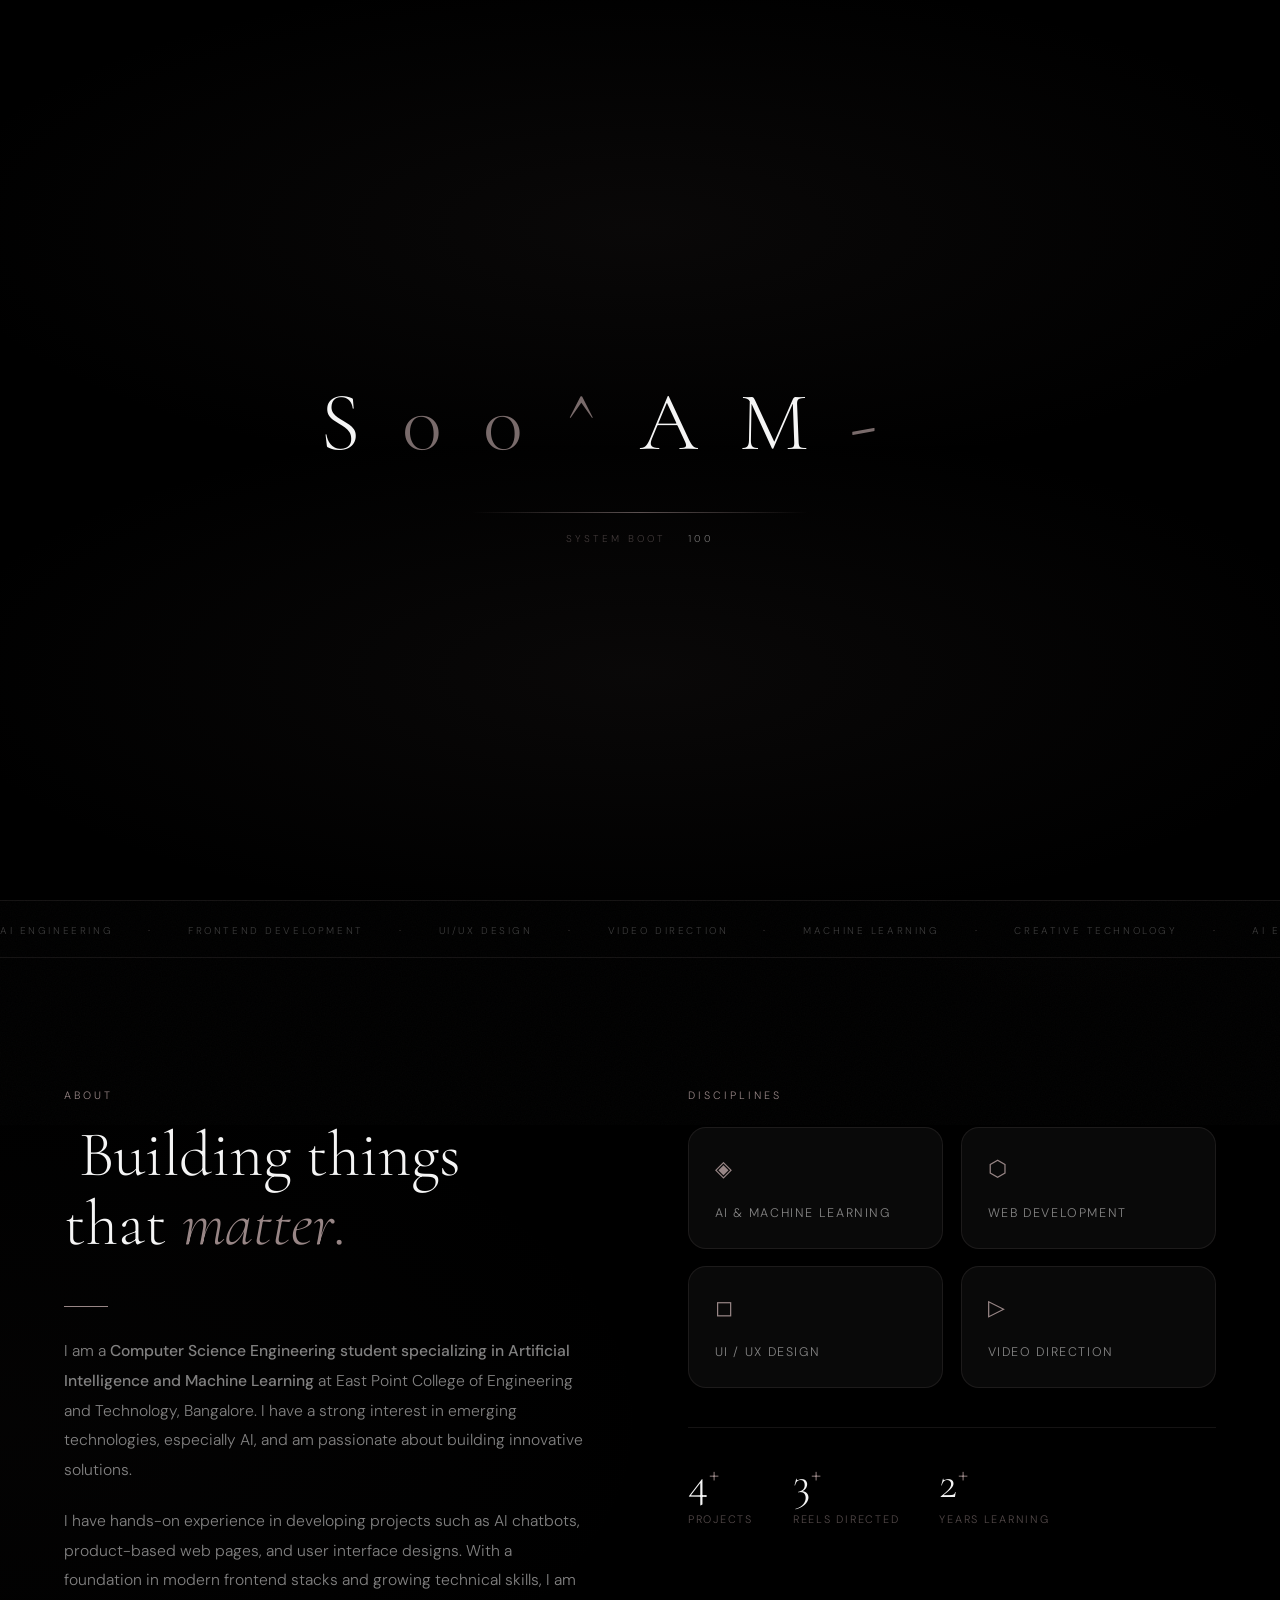
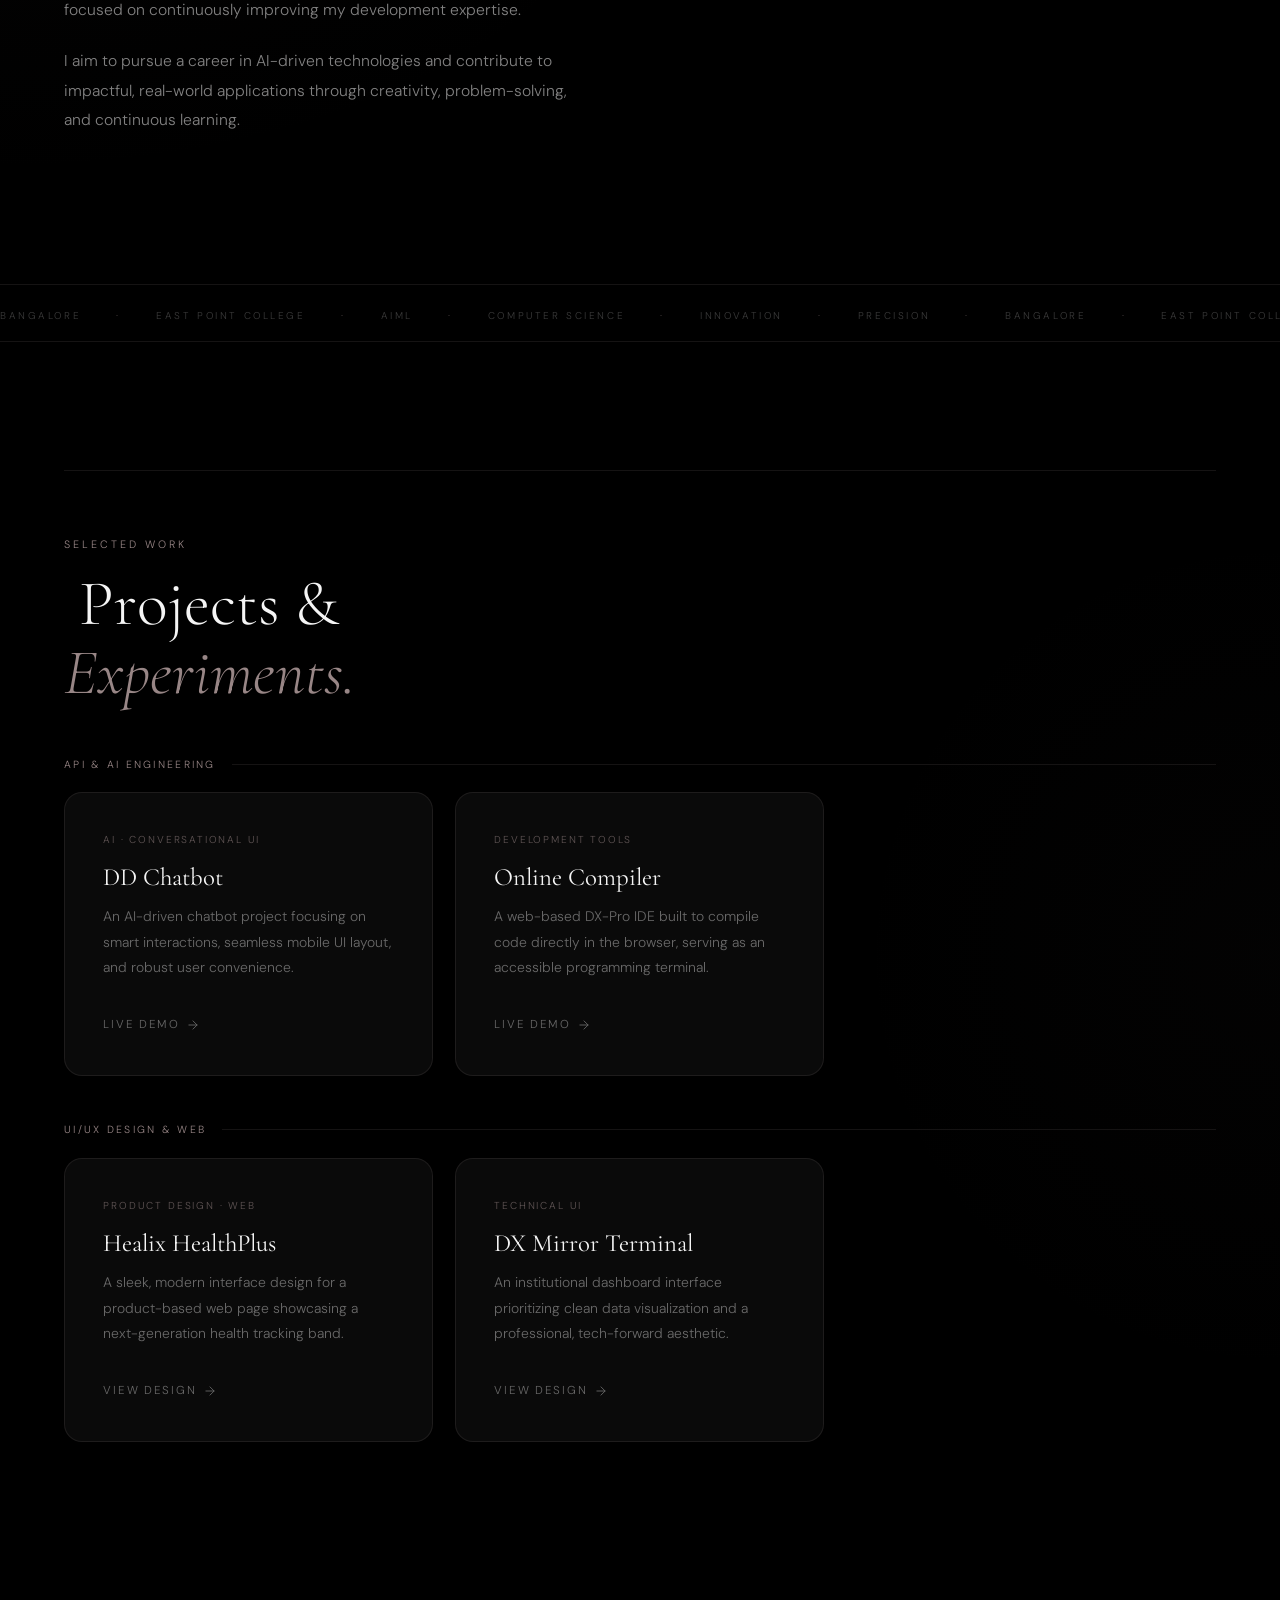
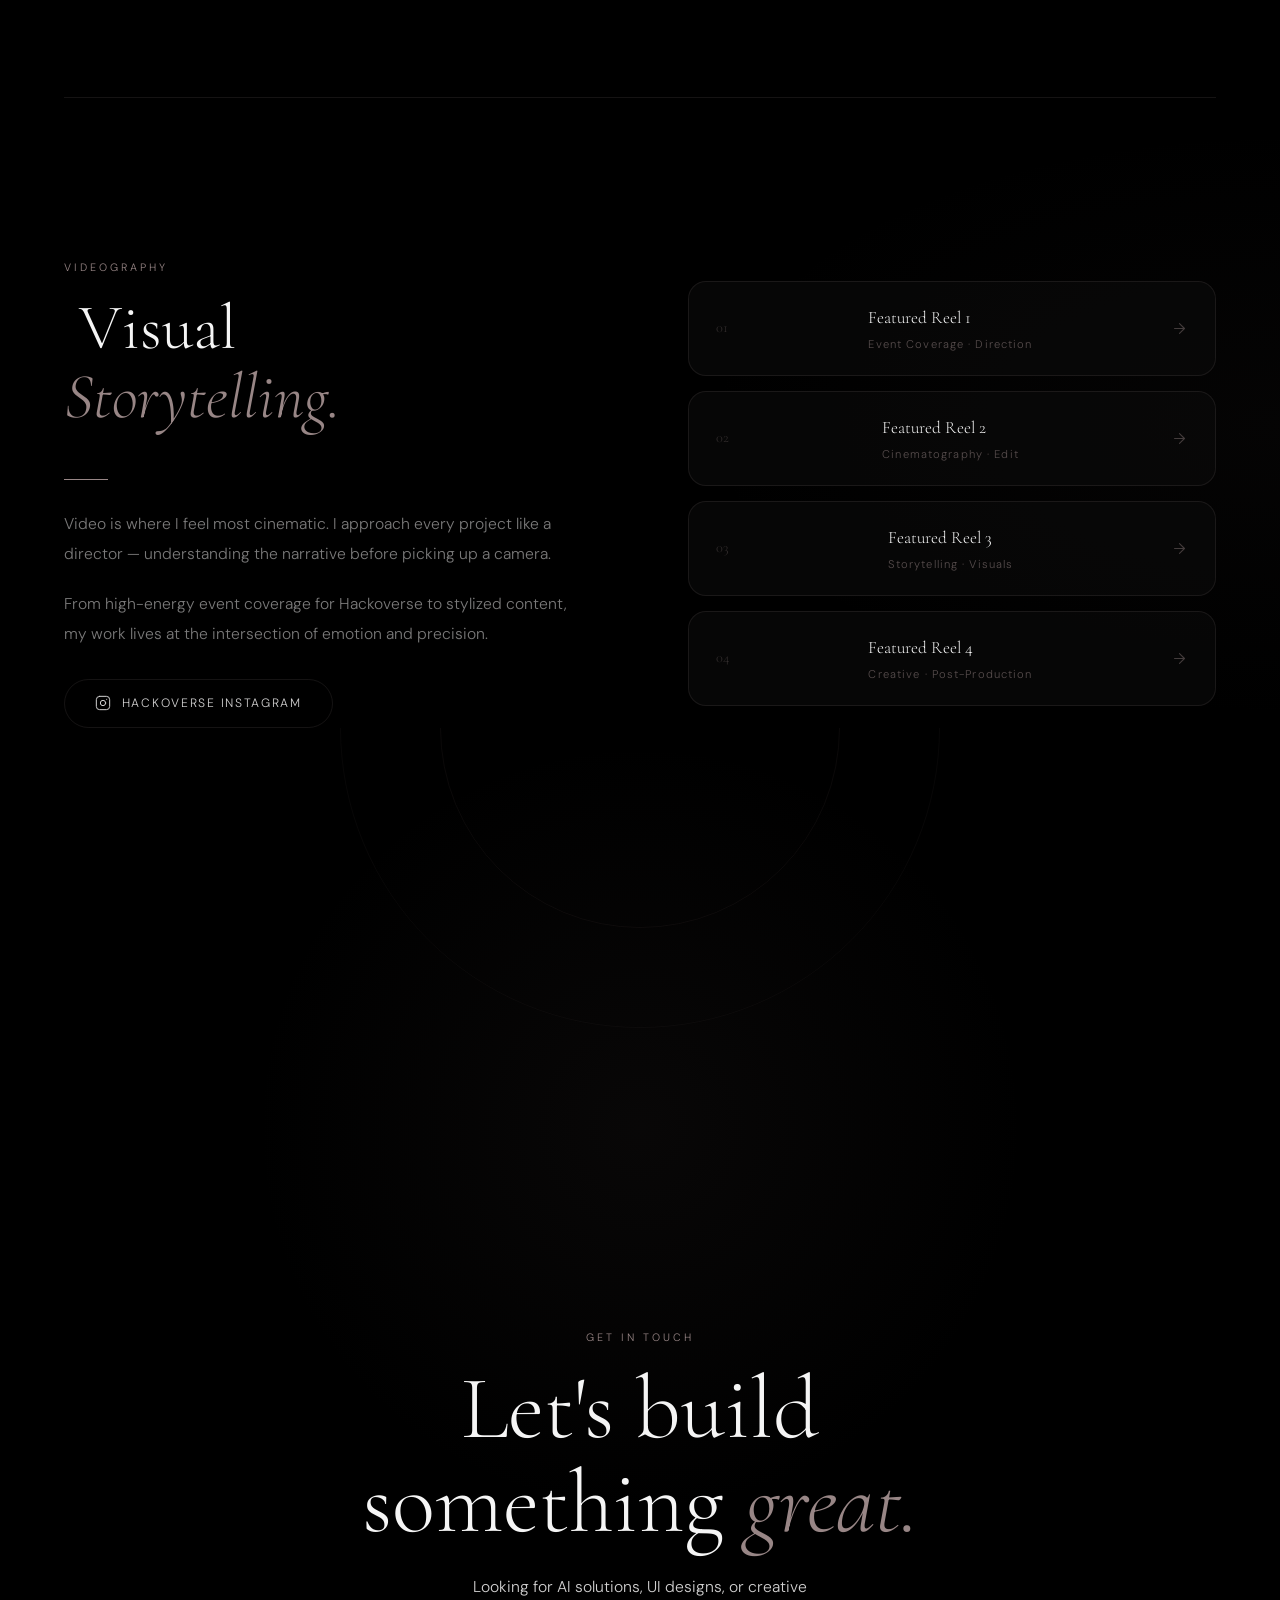
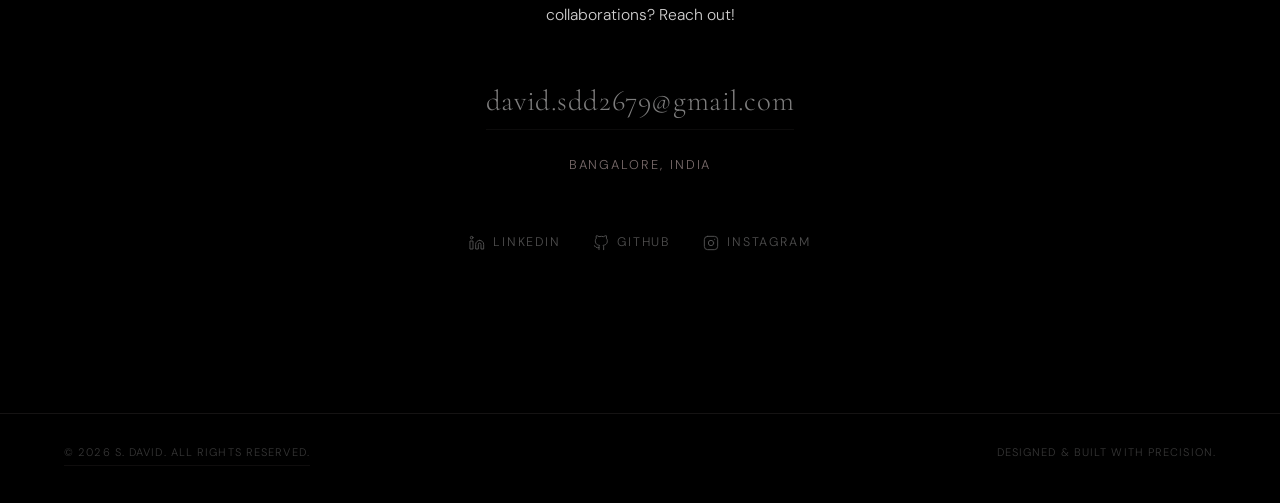
<file: index.html>
<!DOCTYPE html>
<html lang="en">
<head>
  <meta charset="UTF-8" />
  <meta name="viewport" content="width=device-width, initial-scale=1.0" />
  <meta name="description" content="Premium portfolio — S. DAVID, AI Engineer & Frontend Developer." />
  <meta http-equiv="X-Content-Type-Options" content="nosniff" />
  <meta http-equiv="X-XSS-Protection" content="1; mode=block" />
  <meta name="referrer" content="strict-origin-when-cross-origin" />
  <meta name="theme-color" content="#0d0d0d" />
  <title>S. DAVID | Portfolio</title>
 
  <link rel="preconnect" href="https://fonts.googleapis.com" />
  <link rel="preconnect" href="https://fonts.gstatic.com" crossorigin />
  <link href="https://fonts.googleapis.com/css2?family=Cormorant+Garamond:ital,wght@0,300;0,400;0,500;0,600;1,300;1,400&family=DM+Sans:wght@300;400;500&display=swap" rel="stylesheet" />
  <link rel="stylesheet" href="style.css" />
</head>
<body>
 
  <div id="preloader" aria-hidden="true">
    <div class="pl-panel pl-top"></div>
    <div class="pl-panel pl-bottom"></div>
    <div class="pl-inner">
      <div class="pl-name" id="pl-name">S. DAVID</div>
      <div class="pl-rule"></div>
      <div class="pl-meta">
        <span class="pl-label">System Boot</span>
        <span id="pl-num">000</span>
      </div>
    </div>
  </div>
 
  <canvas id="particle-canvas" aria-hidden="true"></canvas>
  <div class="ambient-grid" aria-hidden="true"></div>
 
  <div id="cursor-dot"  aria-hidden="true"></div>
  <div id="cursor-ring" aria-hidden="true"></div>
  <div id="cursor-trail-container" aria-hidden="true"></div>
 
  <div id="scroll-progress" aria-hidden="true"></div>
 
  <nav id="navbar" role="navigation" aria-label="Main navigation">
    <a href="#hero" class="nav-logo" data-to="hero">S<span>.</span>DAVID</a>
    <ul class="nav-links">
      <li><a href="#about"    data-to="about">About</a></li>
      <li><a href="#projects" data-to="projects">Projects</a></li>
      <li><a href="#video"    data-to="video">Work</a></li>
      <li><a href="#contact"  data-to="contact">Contact</a></li>
    </ul>
    <div class="nav-indicator" aria-hidden="true"></div>
    <button id="menu-toggle" aria-label="Toggle menu" aria-expanded="false">
      <span></span><span></span><span></span>
    </button>
  </nav>
 
  <div id="mobile-menu" role="dialog" aria-label="Mobile navigation">
    <a href="#about"    data-to="about">About</a>
    <a href="#projects" data-to="projects">Projects</a>
    <a href="#video"    data-to="video">Work</a>
    <a href="#contact"  data-to="contact">Contact</a>
  </div>
 
  <section id="hero">
    <div class="hero-geo geo-circle" aria-hidden="true"></div>
    <div class="hero-geo geo-ring"   aria-hidden="true"></div>
    <div class="hero-geo geo-line1"  aria-hidden="true"></div>
    <div class="hero-geo geo-line2"  aria-hidden="true"></div>
    <div class="hero-orb"            aria-hidden="true"></div>
 
    <div class="hero-content">
      <span class="hero-eyebrow glide-up">Portfolio — Bangalore, India</span>
      <h1 class="hero-name glide-up delay-1">
        Hi, I'm<br><em class="glitch-text" data-text="S. DAVID">S. DAVID</em>
      </h1>
      <p class="hero-role glide-up delay-2">
        <span id="tw-text"></span><span id="tw-cursor" aria-hidden="true"></span>
      </p>
      <p class="hero-tagline glide-up delay-3">
        Crafting digital experiences at the intersection of AI-driven systems,
        UI/UX precision, and compelling visual storytelling.
      </p>
      <div class="hero-btns glide-up delay-4">
        <a href="#projects" class="btn btn-primary magnetic" data-to="projects">View Projects</a>
        <a href="#contact"  class="btn btn-outline magnetic"  data-to="contact">Let's Talk</a>
      </div>
    </div>
 
    <div class="scroll-hint" aria-hidden="true">
      <span class="scroll-hint-line"></span>
      <span>Scroll</span>
    </div>
  </section>
 
  <div class="marquee-strip" aria-hidden="true">
    <div class="marquee-track">
      <span>AI Engineering</span><span class="dot">·</span>
      <span>Frontend Development</span><span class="dot">·</span>
      <span>UI/UX Design</span><span class="dot">·</span>
      <span>Video Direction</span><span class="dot">·</span>
      <span>Machine Learning</span><span class="dot">·</span>
      <span>Creative Technology</span><span class="dot">·</span>
      <span>AI Engineering</span><span class="dot">·</span>
      <span>Frontend Development</span><span class="dot">·</span>
      <span>UI/UX Design</span><span class="dot">·</span>
      <span>Video Direction</span><span class="dot">·</span>
      <span>Machine Learning</span><span class="dot">·</span>
      <span>Creative Technology</span><span class="dot">·</span>
    </div>
  </div>
 
  <section id="about">
    <div class="about-text">
      <span class="section-label reveal">About</span>
      <h2 class="section-heading split-heading reveal delay-1">
        Building things<br>that <em>matter.</em>
      </h2>
      <div class="deco-line reveal delay-2"></div>
      <div class="reveal delay-2">
        <p>
          I am a <strong>Computer Science Engineering student specializing in Artificial Intelligence and Machine Learning</strong> at East Point College of Engineering and Technology, Bangalore. I have a strong interest in emerging technologies, especially AI, and am passionate about building innovative solutions.
        </p>
        <p>
          I have hands-on experience in developing projects such as AI chatbots, product-based web pages, and user interface designs. With a foundation in modern frontend stacks and growing technical skills, I am focused on continuously improving my development expertise.
        </p>
        <p>
          I aim to pursue a career in AI-driven technologies and contribute to impactful, real-world applications through creativity, problem-solving, and continuous learning.
        </p>
      </div>
    </div>
 
    <div class="about-right">
      <span class="section-label reveal">Disciplines</span>
      <div class="skills-grid reveal delay-1">
        <div class="skill-item magnetic ambient-float">
          <span class="skill-icon">◈</span>
          <span class="skill-name">AI & Machine Learning</span>
        </div>
        <div class="skill-item magnetic ambient-float" style="animation-delay: 0.5s">
          <span class="skill-icon">⬡</span>
          <span class="skill-name">Web Development</span>
        </div>
        <div class="skill-item magnetic ambient-float" style="animation-delay: 1s">
          <span class="skill-icon">◻</span>
          <span class="skill-name">UI / UX Design</span>
        </div>
        <div class="skill-item magnetic ambient-float" style="animation-delay: 1.5s">
          <span class="skill-icon">▷</span>
          <span class="skill-name">Video Direction</span>
        </div>
      </div>
 
      <div class="stats-row reveal delay-3">
        <div class="stat-item">
          <span class="stat-num" data-target="4">0</span>
          <span class="stat-label">Projects</span>
        </div>
        <div class="stat-item">
          <span class="stat-num" data-target="3">0</span>
          <span class="stat-label">Reels Directed</span>
        </div>
        <div class="stat-item">
          <span class="stat-num" data-target="2">0</span>
          <span class="stat-label">Years Learning</span>
        </div>
      </div>
    </div>
  </section>
 
  <div class="marquee-strip marquee-reverse" aria-hidden="true">
    <div class="marquee-track">
      <span>Bangalore</span><span class="dot">·</span>
      <span>East Point College</span><span class="dot">·</span>
      <span>AIML</span><span class="dot">·</span>
      <span>Computer Science</span><span class="dot">·</span>
      <span>Innovation</span><span class="dot">·</span>
      <span>Precision</span><span class="dot">·</span>
      <span>Bangalore</span><span class="dot">·</span>
      <span>East Point College</span><span class="dot">·</span>
      <span>AIML</span><span class="dot">·</span>
      <span>Computer Science</span><span class="dot">·</span>
      <span>Innovation</span><span class="dot">·</span>
      <span>Precision</span><span class="dot">·</span>
    </div>
  </div>
 
  <section id="projects">
    <hr class="hr" />
    <span class="section-label reveal">Selected Work</span>
    <h2 class="section-heading split-heading reveal delay-1">
      Projects &amp;<br><em>Experiments.</em>
    </h2>
 
    <p class="category-label reveal">API &amp; AI Engineering</p>
 
    <div class="cards-grid">
      <article class="card reveal delay-1 ambient-float" data-index="0">
        <div class="card-glow"></div>
        <p class="card-tag">AI · Conversational UI</p>
        <h3 class="card-title">DD Chatbot</h3>
        <p class="card-desc">An AI-driven chatbot project focusing on smart interactions, seamless mobile UI layout, and robust user convenience.</p>
        <a href="https://ai-chatbot-kappa-ten-90.vercel.app/" target="_blank" rel="noopener noreferrer" class="card-btn magnetic">
          Live Demo
          <svg viewBox="0 0 24 24"><line x1="5" y1="12" x2="19" y2="12"/><polyline points="12 5 19 12 12 19"/></svg>
        </a>
      </article>
 
      <article class="card reveal delay-2 ambient-float" data-index="1" style="animation-delay: 0.8s">
        <div class="card-glow"></div>
        <p class="card-tag">Development Tools</p>
        <h3 class="card-title">Online Compiler</h3>
        <p class="card-desc">A web-based DX-Pro IDE built to compile code directly in the browser, serving as an accessible programming terminal.</p>
        <a href="https://david-262006.github.io/DX-Pro-IDE/" target="_blank" rel="noopener noreferrer" class="card-btn magnetic">
          Live Demo
          <svg viewBox="0 0 24 24"><line x1="5" y1="12" x2="19" y2="12"/><polyline points="12 5 19 12 12 19"/></svg>
        </a>
      </article>
    </div>
 
    <p class="category-label reveal" style="margin-top:2.8rem;">UI/UX Design &amp; Web</p>
 
    <div class="cards-grid">
      <article class="card reveal delay-1 ambient-float" data-index="2" style="animation-delay: 0.3s">
        <div class="card-glow"></div>
        <p class="card-tag">Product Design · Web</p>
        <h3 class="card-title">Healix HealthPlus</h3>
        <p class="card-desc">A sleek, modern interface design for a product-based web page showcasing a next-generation health tracking band.</p>
        <a href="https://david-262006.github.io/Healix-HealthPlus-Band/" target="_blank" rel="noopener noreferrer" class="card-btn magnetic">
          View Design
          <svg viewBox="0 0 24 24"><line x1="5" y1="12" x2="19" y2="12"/><polyline points="12 5 19 12 12 19"/></svg>
        </a>
      </article>
 
      <article class="card reveal delay-2 ambient-float" data-index="3" style="animation-delay: 1.1s">
        <div class="card-glow"></div>
        <p class="card-tag">Technical UI</p>
        <h3 class="card-title">DX Mirror Terminal</h3>
        <p class="card-desc">An institutional dashboard interface prioritizing clean data visualization and a professional, tech-forward aesthetic.</p>
        <a href="https://david-262006.github.io/DX-Institutional-Mirror-Terminal/" target="_blank" rel="noopener noreferrer" class="card-btn magnetic">
          View Design
          <svg viewBox="0 0 24 24"><line x1="5" y1="12" x2="19" y2="12"/><polyline points="12 5 19 12 12 19"/></svg>
        </a>
      </article>
    </div>
  </section>
 
  <section id="video">
    <hr class="hr" style="grid-column:1/-1" />
 
    <div class="video-text">
      <span class="section-label reveal">Videography</span>
      <h2 class="section-heading split-heading reveal delay-1">
        Visual<br><em>Storytelling.</em>
      </h2>
      <div class="deco-line reveal delay-2"></div>
      <div class="reveal delay-2">
        <p>Video is where I feel most cinematic. I approach every project like a director — understanding the narrative before picking up a camera.</p>
        <p>From high-energy event coverage for Hackoverse to stylized content, my work lives at the intersection of emotion and precision.</p>
      </div>
      <a href="https://www.instagram.com/hackoverse_club?igsh=Y25lZGpqbDBwajVz" target="_blank" rel="noopener noreferrer" class="video-ig-btn reveal delay-3 magnetic">
        <svg viewBox="0 0 24 24" aria-hidden="true">
          <rect x="2" y="2" width="20" height="20" rx="5" ry="5"/>
          <circle cx="12" cy="12" r="4"/>
          <circle cx="17.5" cy="6.5" r=".8" fill="currentColor" stroke="none"/>
        </svg>
        Hackoverse Instagram
      </a>
    </div>
 
    <div class="reveal delay-2">
      <div class="reel-list">
        <a href="https://www.instagram.com/reel/DVeIWfPEqtC/?igsh=czJ6N2IxejQ5dXV2" target="_blank" rel="noopener noreferrer" class="reel-item magnetic ambient-float">
          <div class="reel-num" aria-hidden="true">01</div>
          <div>
            <p class="reel-title">Featured Reel 1</p>
            <p class="reel-sub">Event Coverage · Direction</p>
          </div>
          <div class="reel-arrow">
            <svg viewBox="0 0 24 24"><line x1="5" y1="12" x2="19" y2="12"/><polyline points="12 5 19 12 12 19"/></svg>
          </div>
        </a>
        <a href="https://www.instagram.com/reel/DQuB5r2idQr/?igsh=b3ptdHRqbG9nZWU5" target="_blank" rel="noopener noreferrer" class="reel-item magnetic ambient-float" style="animation-delay: 0.3s">
          <div class="reel-num" aria-hidden="true">02</div>
          <div>
            <p class="reel-title">Featured Reel 2</p>
            <p class="reel-sub">Cinematography · Edit</p>
          </div>
          <div class="reel-arrow">
            <svg viewBox="0 0 24 24"><line x1="5" y1="12" x2="19" y2="12"/><polyline points="12 5 19 12 12 19"/></svg>
          </div>
        </a>
        <a href="https://www.instagram.com/reel/DQrZpK-DXka/?igsh=ZDVrOHBscDRnN2Zh" target="_blank" rel="noopener noreferrer" class="reel-item magnetic ambient-float" style="animation-delay: 0.6s">
          <div class="reel-num" aria-hidden="true">03</div>
          <div>
            <p class="reel-title">Featured Reel 3</p>
            <p class="reel-sub">Storytelling · Visuals</p>
          </div>
          <div class="reel-arrow">
            <svg viewBox="0 0 24 24"><line x1="5" y1="12" x2="19" y2="12"/><polyline points="12 5 19 12 12 19"/></svg>
          </div>
        </a>
        <a href="https://www.instagram.com/reel/DU8S1sBCQVQ/?igsh=MWtsdTA2ZjgwMGwzaw==" target="_blank" rel="noopener noreferrer" class="reel-item magnetic ambient-float" style="animation-delay: 0.9s">
          <div class="reel-num" aria-hidden="true">04</div>
          <div>
            <p class="reel-title">Featured Reel 4</p>
            <p class="reel-sub">Creative · Post-Production</p>
          </div>
          <div class="reel-arrow">
            <svg viewBox="0 0 24 24"><line x1="5" y1="12" x2="19" y2="12"/><polyline points="12 5 19 12 12 19"/></svg>
          </div>
        </a>
      </div>
    </div>
  </section>
 
  <section id="contact">
    <div class="contact-geo" aria-hidden="true"></div>
 
    <span class="section-label reveal">Get in Touch</span>
 
    <h2 class="contact-heading reveal delay-1">
      Let's build<br>something <em>great.</em>
    </h2>
 
    <p class="contact-sub reveal delay-2">
      Looking for AI solutions, UI designs, or creative collaborations? Reach out!
    </p>
 
    <div class="contact-details reveal delay-3">
      <a href="mailto:david.sdd2679@gmail.com" class="contact-link">david.sdd2679@gmail.com</a>
      <span class="contact-location">Bangalore, India</span>
    </div>
 
    <div class="contact-socials reveal delay-4">
      <a href="https://www.linkedin.com/in/s-david-478789322?utm_source=share_via&utm_content=profile&utm_medium=member_android" target="_blank" rel="noopener noreferrer" class="social-link magnetic">
        <svg viewBox="0 0 24 24" aria-hidden="true">
          <path d="M16 8a6 6 0 0 1 6 6v7h-4v-7a2 2 0 0 0-2-2 2 2 0 0 0-2 2v7h-4v-7a6 6 0 0 1 6-6z"/>
          <rect x="2" y="9" width="4" height="12"/>
          <circle cx="4" cy="4" r="2"/>
        </svg>
        LinkedIn
      </a>
      <a href="https://github.com/DAVID-262006" target="_blank" rel="noopener noreferrer" class="social-link magnetic">
        <svg viewBox="0 0 24 24" aria-hidden="true">
          <path d="M9 19c-5 1.5-5-2.5-7-3m14 6v-3.87a3.37 3.37 0 0 0-.94-2.61c3.14-.35 6.44-1.54 6.44-7A5.44 5.44 0 0 0 20 4.77 5.07 5.07 0 0 0 19.91 1S18.73.65 16 2.48a13.38 13.38 0 0 0-7 0C6.27.65 5.09 1 5.09 1A5.07 5.07 0 0 0 5 4.77a5.44 5.44 0 0 0-1.5 3.78c0 5.42 3.3 6.61 6.44 7A3.37 3.37 0 0 0 9 18.13V22"/>
        </svg>
        GitHub
      </a>
      <a href="https://www.instagram.com/mr.d__26?igsh=MXN5a2pvbHA1dnA1Yw==" target="_blank" rel="noopener noreferrer" class="social-link magnetic">
        <svg viewBox="0 0 24 24" aria-hidden="true">
          <rect x="2" y="2" width="20" height="20" rx="5" ry="5"/>
          <circle cx="12" cy="12" r="4"/>
          <circle cx="17.5" cy="6.5" r=".8" fill="currentColor" stroke="none"/>
        </svg>
        Instagram
      </a>
    </div>
  </section>
 
  <footer>
    <span>© 2026 S. DAVID. All rights reserved.</span>
    <span>Designed &amp; built with precision.</span>
  </footer>
 
  <script src="anim.js"></script>
</body>
</html>
</file>
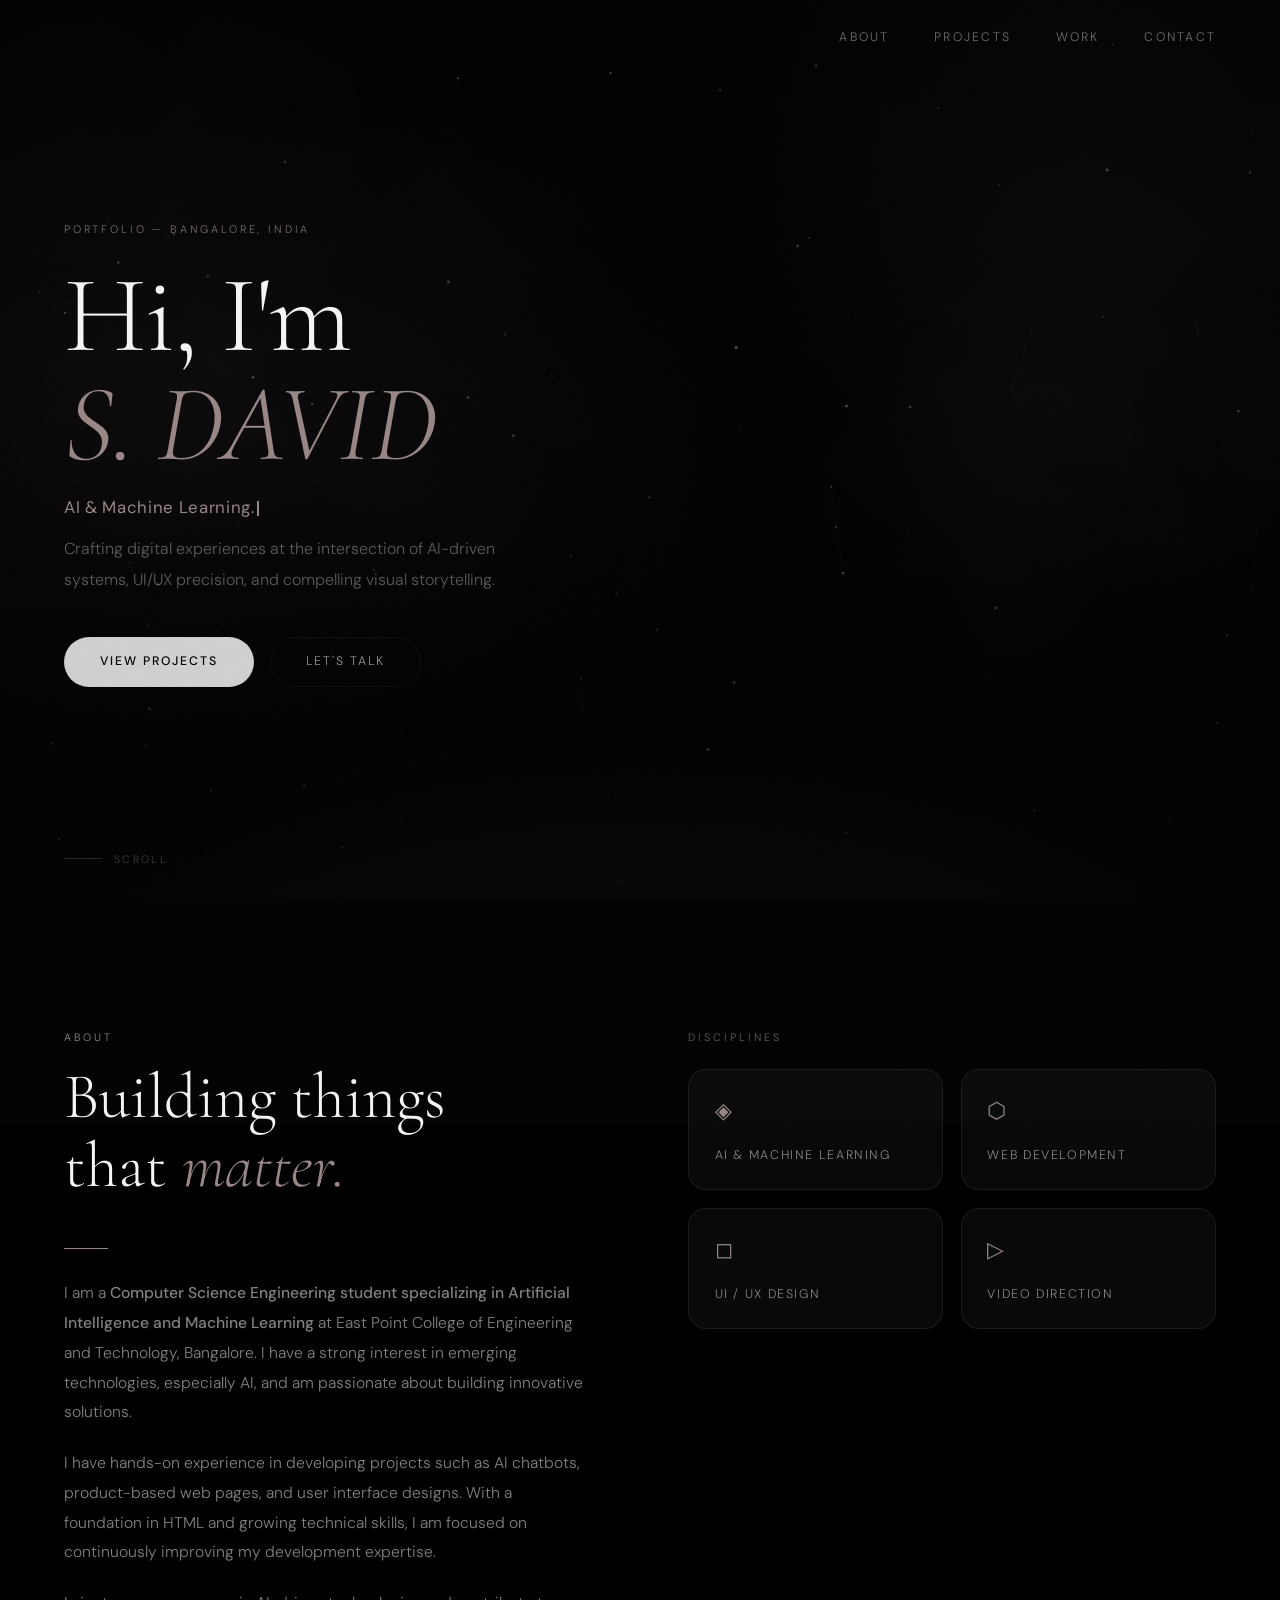
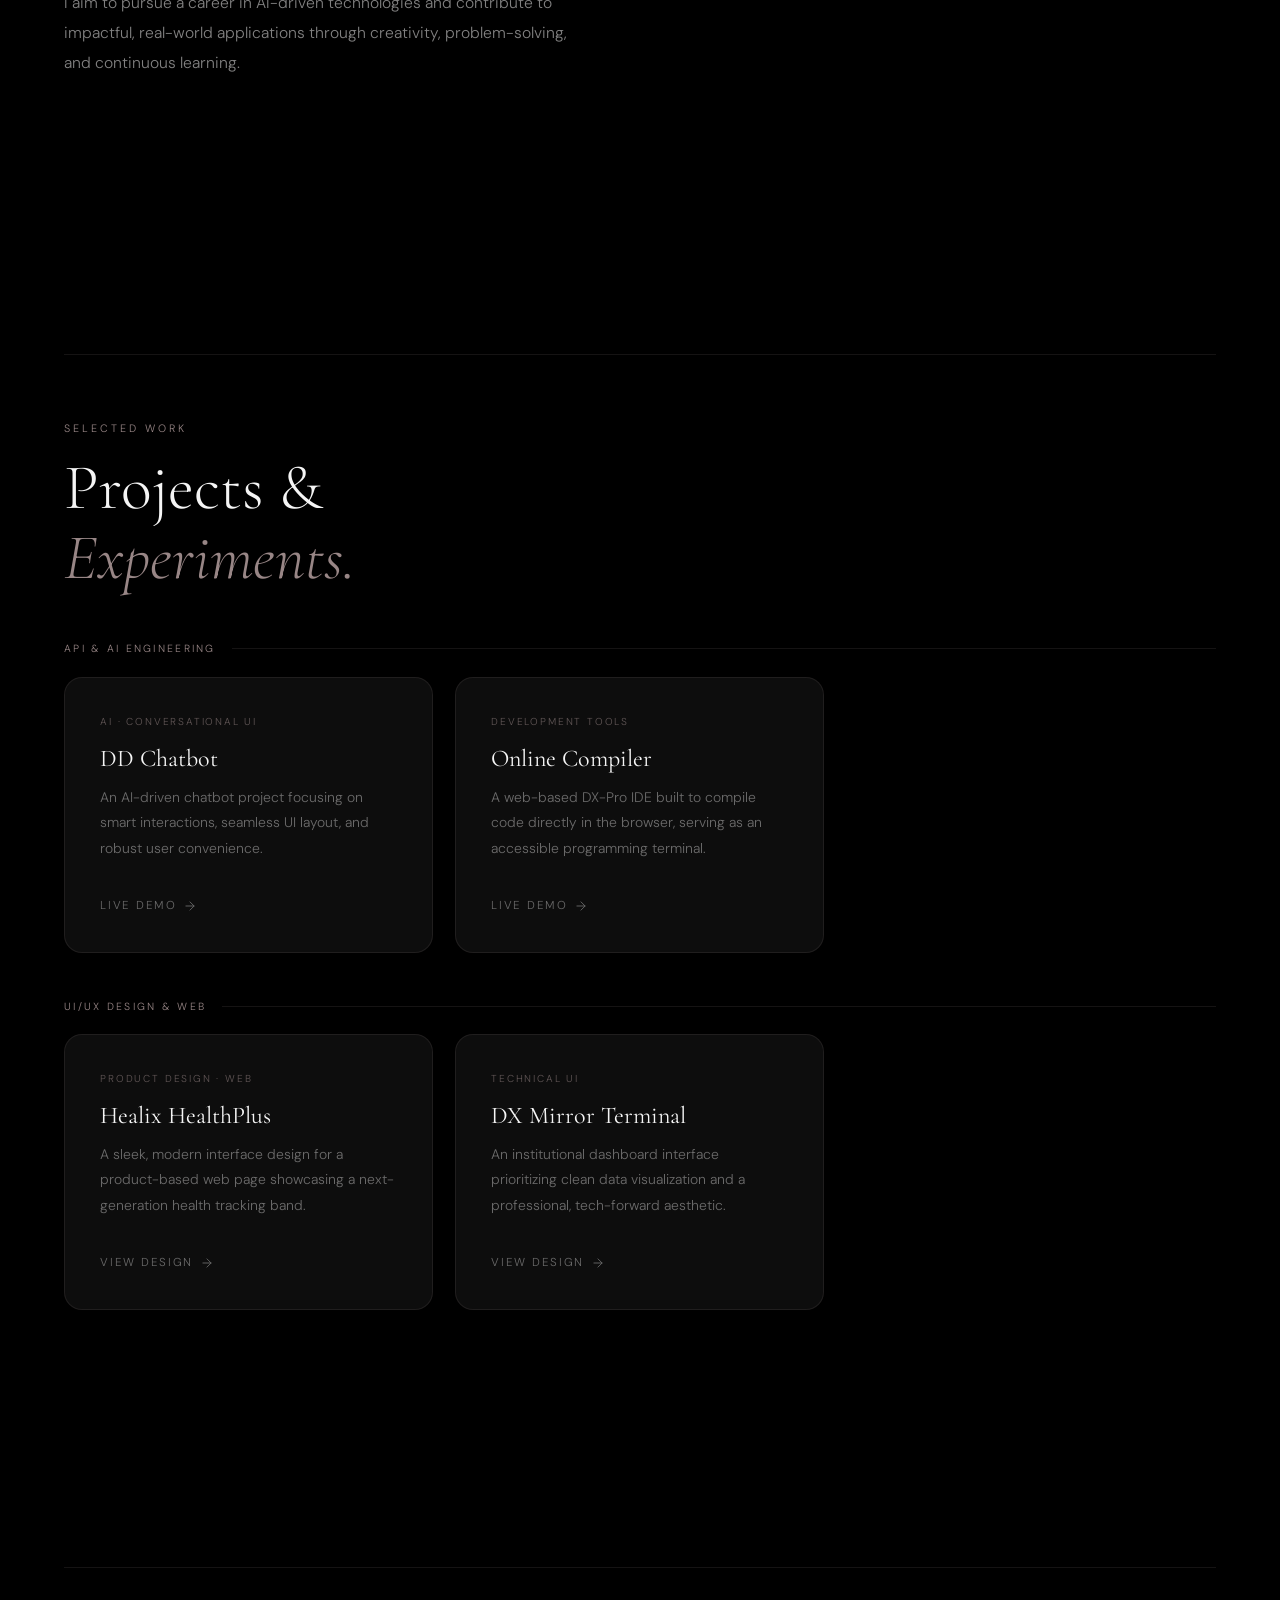
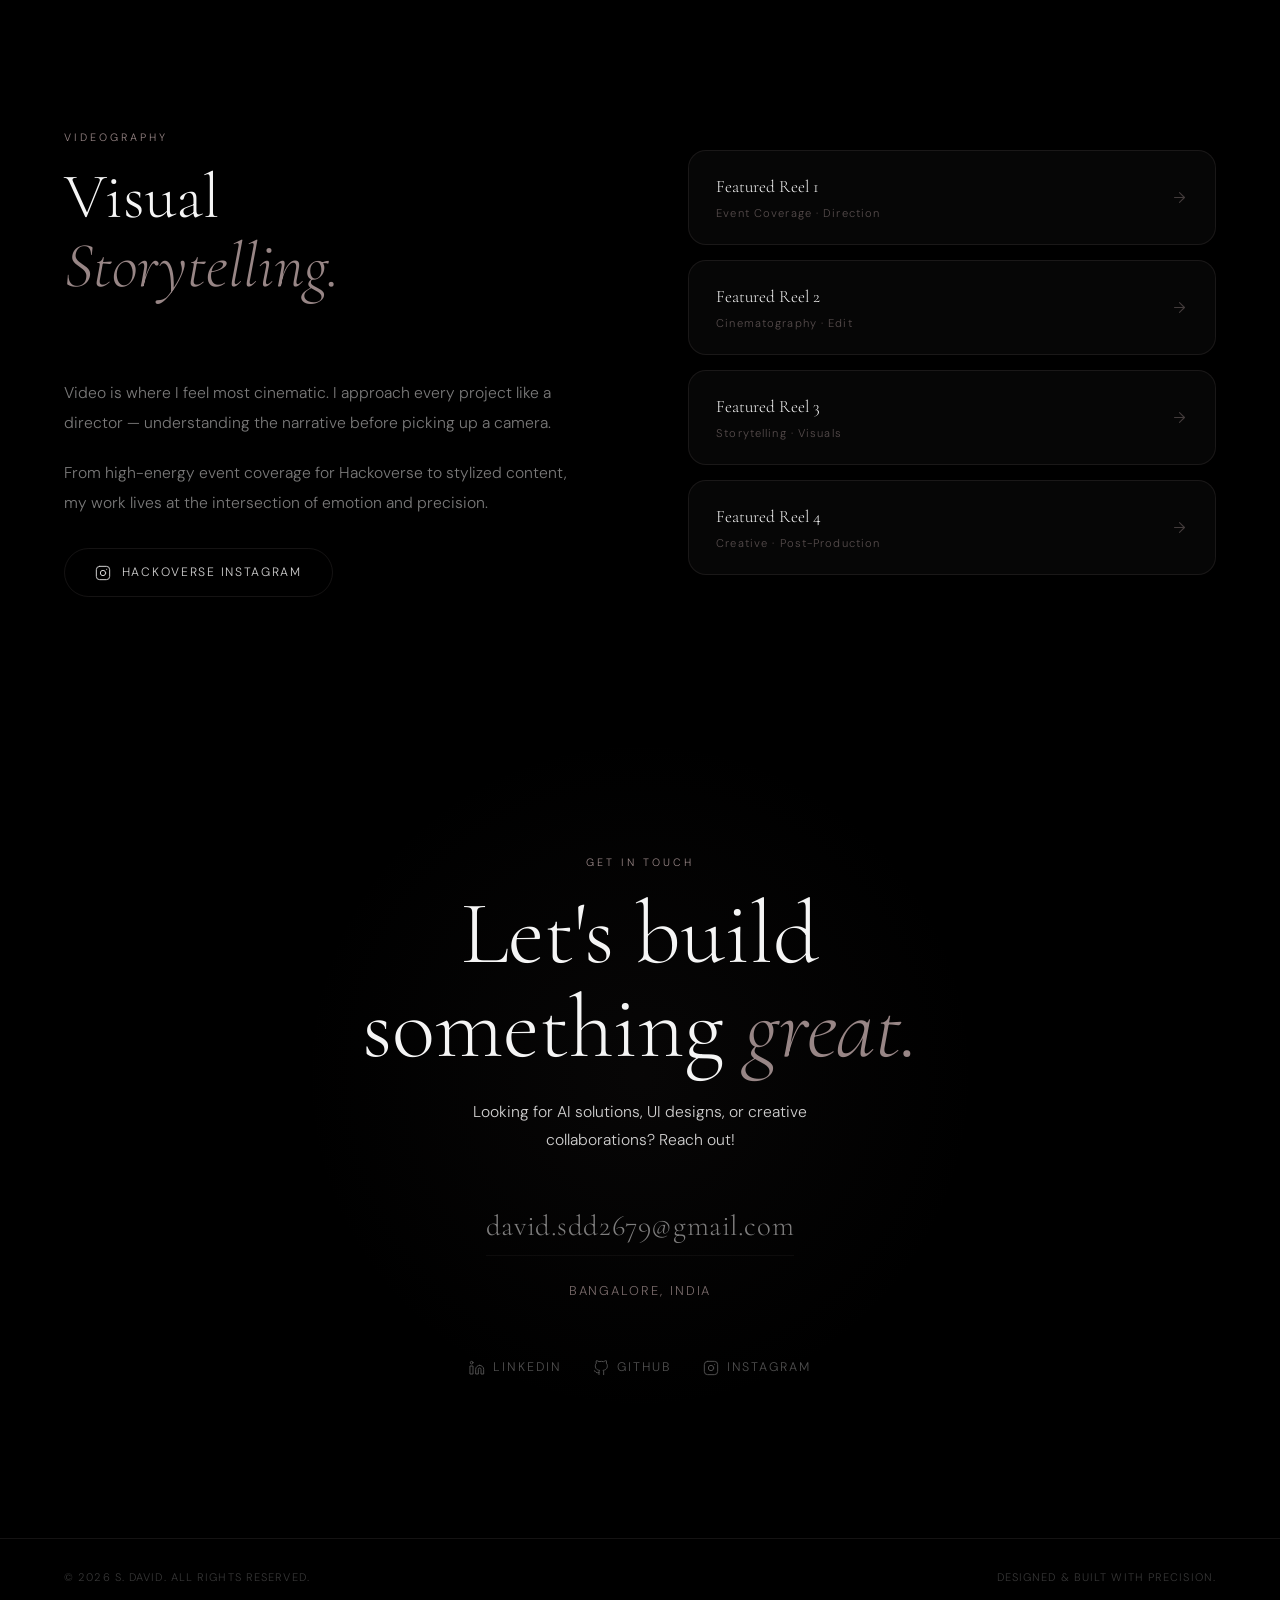
<file: .github/workflows/index.html>
<!DOCTYPE html>
<html lang="en">
<head>
  <meta charset="UTF-8" />
  <meta name="viewport" content="width=device-width, initial-scale=1.0" />
  <meta name="description" content="Premium portfolio — S. DAVID, AI Engineer & Frontend Developer." />
  
  <meta http-equiv="X-Content-Type-Options" content="nosniff" />
  <meta http-equiv="X-XSS-Protection" content="1; mode=block" />
  <meta name="referrer" content="strict-origin-when-cross-origin" />
  <meta name="theme-color" content="#0d0d0d" />
  
  <title>S. DAVID | Portfolio</title>

  <link rel="preconnect" href="https://fonts.googleapis.com" />
  <link rel="preconnect" href="https://fonts.gstatic.com" crossorigin />
  <link
    href="https://fonts.googleapis.com/css2?family=Cormorant+Garamond:ital,wght@0,300;0,400;0,500;0,600;1,300;1,400&family=DM+Sans:wght@300;400;500&display=swap"
    rel="stylesheet"
  />

  <link rel="stylesheet" href="style.css" />
</head>
<body>

  <div id="preloader" aria-hidden="true">
    <div class="pl-panel pl-top"></div>
    <div class="pl-panel pl-bottom"></div>

    <div class="pl-inner">
      <div class="pl-name">S<span>.</span>DAVID</div>
      <div class="pl-rule"></div>
      <div class="pl-meta">
        <span class="pl-label">Loading</span>
        <span id="pl-num">000</span>
      </div>
    </div>
  </div>

  <canvas id="particle-canvas" aria-hidden="true"></canvas>

  <div id="cursor-dot"  aria-hidden="true"></div>
  <div id="cursor-ring" aria-hidden="true"></div>

  <div id="scroll-progress" aria-hidden="true"></div>

  <nav id="navbar" role="navigation" aria-label="Main navigation">
    <a href="#hero" class="nav-logo" data-to="hero"><span></span></a>

    <ul class="nav-links">
      <li><a href="#about"    data-to="about">About</a></li>
      <li><a href="#projects" data-to="projects">Projects</a></li>
      <li><a href="#video"    data-to="video">Work</a></li>
      <li><a href="#contact"  data-to="contact">Contact</a></li>
    </ul>

    <button id="menu-toggle" aria-label="Toggle menu" aria-expanded="false">
      <span></span>
      <span></span>
      <span></span>
    </button>
  </nav>

  <div id="mobile-menu" role="dialog" aria-label="Mobile navigation">
    <a href="#about"    data-to="about">About</a>
    <a href="#projects" data-to="projects">Projects</a>
    <a href="#video"    data-to="video">Work</a>
    <a href="#contact"  data-to="contact">Contact</a>
  </div>

  <section id="hero">
    <div class="hero-content">
      <span class="hero-eyebrow">Portfolio — Bangalore, India</span>
      <h1 class="hero-name">
        Hi, I'm<br><em>S. DAVID</em>
      </h1>

      <p class="hero-role">
        <span id="tw-text"></span><span id="tw-cursor" aria-hidden="true"></span>
      </p>

      <p class="hero-tagline">
        Crafting digital experiences at the intersection of AI-driven systems, 
        UI/UX precision, and compelling visual storytelling.
      </p>

      <div class="hero-btns">
        <a href="#projects" class="btn btn-primary" data-to="projects">View Projects</a>
        <a href="#contact"  class="btn btn-outline"  data-to="contact">Let's Talk</a>
      </div>
    </div>
    
    <div class="scroll-hint" aria-hidden="true">
      <span class="scroll-hint-line"></span>
      <span>Scroll</span>
    </div>
  </section>

  <section id="about">
    <div class="about-text">
      <span class="section-label reveal">About</span>
      <h2 class="section-heading reveal delay-1">
        Building things<br>that <em>matter.</em>
      </h2>

      <div class="deco-line reveal delay-2"></div>

      <div class="reveal delay-2">
        <p>
          I am a <strong>Computer Science Engineering student specializing in Artificial Intelligence and Machine Learning</strong> at East Point College of Engineering and Technology, Bangalore. I have a strong interest in emerging technologies, especially AI, and am passionate about building innovative solutions.
        </p>
        <p>
          I have hands-on experience in developing projects such as AI chatbots, product-based web pages, and user interface designs. With a foundation in HTML and growing technical skills, I am focused on continuously improving my development expertise.
        </p>
        <p>
          I aim to pursue a career in AI-driven technologies and contribute to impactful, real-world applications through creativity, problem-solving, and continuous learning.
        </p>
      </div>
    </div>

    <div class="reveal delay-3">
      <span class="section-label">Disciplines</span>
      <div class="skills-grid">
        <div class="skill-item">
          <span class="skill-icon">◈</span>
          <span class="skill-name">AI & Machine Learning</span>
        </div>
        <div class="skill-item">
          <span class="skill-icon">⬡</span>
          <span class="skill-name">Web Development</span>
        </div>
        <div class="skill-item">
          <span class="skill-icon">◻</span>
          <span class="skill-name">UI / UX Design</span>
        </div>
        <div class="skill-item">
          <span class="skill-icon">▷</span>
          <span class="skill-name">Video Direction</span>
        </div>
      </div>
    </div>
  </section>

  <section id="projects">
    <hr class="hr" />

    <span class="section-label reveal">Selected Work</span>
    <h2 class="section-heading reveal delay-1">
      Projects &amp;<br><em>Experiments.</em>
    </h2>

    <p class="category-label reveal">API &amp; AI Engineering</p>

    <div class="cards-grid">
      <article class="card reveal delay-1">
        <p class="card-tag">AI · Conversational UI</p>
        <h3 class="card-title">DD Chatbot</h3>
        <p class="card-desc">
          An AI-driven chatbot project focusing on smart interactions, seamless UI layout, and robust user convenience.
        </p>
        <a href="https://ai-chatbot-flame-six-56.vercel.app/" target="_blank" rel="noopener noreferrer" class="card-btn">
          Live Demo
          <svg viewBox="0 0 24 24"><line x1="5" y1="12" x2="19" y2="12"/><polyline points="12 5 19 12 12 19"/></svg>
        </a>
      </article>

      <article class="card reveal delay-2">
        <p class="card-tag">Development Tools</p>
        <h3 class="card-title">Online Compiler</h3>
        <p class="card-desc">
          A web-based DX-Pro IDE built to compile code directly in the browser, serving as an accessible programming terminal.
        </p>
        <a href="https://david-262006.github.io/DX-Pro-IDE/" target="_blank" rel="noopener noreferrer" class="card-btn">
          Live Demo
          <svg viewBox="0 0 24 24"><line x1="5" y1="12" x2="19" y2="12"/><polyline points="12 5 19 12 12 19"/></svg>
        </a>
      </article>
    </div>

    <p class="category-label reveal" style="margin-top:2.8rem;">UI/UX Design &amp; Web</p>

    <div class="cards-grid">
      <article class="card reveal delay-1">
        <p class="card-tag">Product Design · Web</p>
        <h3 class="card-title">Healix HealthPlus</h3>
        <p class="card-desc">
          A sleek, modern interface design for a product-based web page showcasing a next-generation health tracking band.
        </p>
        <a href="https://david-262006.github.io/Healix-HealthPlus-Band/" target="_blank" rel="noopener noreferrer" class="card-btn">
          View Design
          <svg viewBox="0 0 24 24"><line x1="5" y1="12" x2="19" y2="12"/><polyline points="12 5 19 12 12 19"/></svg>
        </a>
      </article>

      <article class="card reveal delay-2">
        <p class="card-tag">Technical UI</p>
        <h3 class="card-title">DX Mirror Terminal</h3>
        <p class="card-desc">
          An institutional dashboard interface prioritizing clean data visualization and a professional, tech-forward aesthetic.
        </p>
        <a href="https://david-262006.github.io/DX-Institutional-Mirror-Terminal/" target="_blank" rel="noopener noreferrer" class="card-btn">
          View Design
          <svg viewBox="0 0 24 24"><line x1="5" y1="12" x2="19" y2="12"/><polyline points="12 5 19 12 12 19"/></svg>
        </a>
      </article>
    </div>
  </section>

  <section id="video">
    <hr class="hr" style="grid-column:1/-1" />

    <div class="video-text">
      <span class="section-label reveal">Videography</span>
      <h2 class="section-heading reveal delay-1">
        Visual<br><em>Storytelling.</em>
      </h2>

      <div class="deco-line reveal delay-2"></div>

      <div class="reveal delay-2">
        <p>
          Video is where I feel most cinematic. I approach every project
          like a director — understanding the narrative before picking up a camera.
        </p>
        <p>
          From high-energy event coverage for Hackoverse to stylized content, my work lives at the intersection of emotion and precision.
        </p>
      </div>

      <a href="https://www.instagram.com/hackoverse_club?igsh=Y25lZGpqbDBwajVz" target="_blank" rel="noopener noreferrer" class="video-ig-btn reveal delay-3">
        <svg viewBox="0 0 24 24" aria-hidden="true">
          <rect x="2" y="2" width="20" height="20" rx="5" ry="5"/>
          <circle cx="12" cy="12" r="4"/>
          <circle cx="17.5" cy="6.5" r=".8" fill="currentColor" stroke="none"/>
        </svg>
        Hackoverse Instagram
      </a>
    </div>

    <div class="reveal delay-2">
      <div class="reel-list">
        <a href="https://www.instagram.com/reel/DVeIWfPEqtC/?igsh=czJ6N2IxejQ5dXV2" target="_blank" rel="noopener noreferrer" class="reel-item">
          <div>
            <p class="reel-title">Featured Reel 1</p>
            <p class="reel-sub">Event Coverage · Direction</p>
          </div>
          <div class="reel-arrow">
            <svg viewBox="0 0 24 24"><line x1="5" y1="12" x2="19" y2="12"/><polyline points="12 5 19 12 12 19"/></svg>
          </div>
        </a>

        <a href="https://www.instagram.com/reel/DQuB5r2idQr/?igsh=b3ptdHRqbG9nZWU5" target="_blank" rel="noopener noreferrer" class="reel-item">
          <div>
            <p class="reel-title">Featured Reel 2</p>
            <p class="reel-sub">Cinematography · Edit</p>
          </div>
          <div class="reel-arrow">
            <svg viewBox="0 0 24 24"><line x1="5" y1="12" x2="19" y2="12"/><polyline points="12 5 19 12 12 19"/></svg>
          </div>
        </a>

        <a href="https://www.instagram.com/reel/DQrZpK-DXka/?igsh=ZDVrOHBscDRnN2Zh" target="_blank" rel="noopener noreferrer" class="reel-item">
          <div>
            <p class="reel-title">Featured Reel 3</p>
            <p class="reel-sub">Storytelling · Visuals</p>
          </div>
          <div class="reel-arrow">
            <svg viewBox="0 0 24 24"><line x1="5" y1="12" x2="19" y2="12"/><polyline points="12 5 19 12 12 19"/></svg>
          </div>
        </a>

        <a href="https://www.instagram.com/reel/DU8S1sBCQVQ/?igsh=MWtsdTA2ZjgwMGwzaw==" target="_blank" rel="noopener noreferrer" class="reel-item">
          <div>
            <p class="reel-title">Featured Reel 4</p>
            <p class="reel-sub">Creative · Post-Production</p>
          </div>
          <div class="reel-arrow">
            <svg viewBox="0 0 24 24"><line x1="5" y1="12" x2="19" y2="12"/><polyline points="12 5 19 12 12 19"/></svg>
          </div>
        </a>
      </div>
    </div>
  </section>

  <section id="contact">
    <span class="section-label reveal">Get in Touch</span>

    <h2 class="contact-heading reveal delay-1">
      Let's build<br>something <em>great.</em>
    </h2>

    <p class="contact-sub reveal delay-2">
      Looking for AI solutions, UI designs, or creative collaborations? Reach out!
    </p>

    <div class="contact-details reveal delay-3">
      <a href="mailto:david.sdd2679@gmail.com" class="contact-link">david.sdd2679@gmail.com</a>
      <span class="contact-location">Bangalore, India</span>
    </div>

    <div class="contact-socials reveal delay-4">
      <a href="https://www.linkedin.com/in/s-david-478789322?utm_source=share_via&utm_content=profile&utm_medium=member_android" target="_blank" rel="noopener noreferrer" class="social-link">
        <svg viewBox="0 0 24 24" aria-hidden="true">
          <path d="M16 8a6 6 0 0 1 6 6v7h-4v-7a2 2 0 0 0-2-2 2 2 0 0 0-2 2v7h-4v-7a6 6 0 0 1 6-6z"/>
          <rect x="2" y="9" width="4" height="12"/>
          <circle cx="4" cy="4" r="2"/>
        </svg>
        LinkedIn
      </a>

      <a href="https://github.com/DAVID-262006" target="_blank" rel="noopener noreferrer" class="social-link">
        <svg viewBox="0 0 24 24" aria-hidden="true">
          <path d="M9 19c-5 1.5-5-2.5-7-3m14 6v-3.87a3.37 3.37 0 0 0-.94-2.61c3.14-.35 6.44-1.54 6.44-7A5.44 5.44 0 0 0 20 4.77 5.07 5.07 0 0 0 19.91 1S18.73.65 16 2.48a13.38 13.38 0 0 0-7 0C6.27.65 5.09 1 5.09 1A5.07 5.07 0 0 0 5 4.77a5.44 5.44 0 0 0-1.5 3.78c0 5.42 3.3 6.61 6.44 7A3.37 3.37 0 0 0 9 18.13V22"/>
        </svg>
        GitHub
      </a>

      <a href="https://www.instagram.com/mr.d__26?igsh=MXN5a2pvbHA1dnA1Yw==" target="_blank" rel="noopener noreferrer" class="social-link">
        <svg viewBox="0 0 24 24" aria-hidden="true">
          <rect x="2" y="2" width="20" height="20" rx="5" ry="5"/>
          <circle cx="12" cy="12" r="4"/>
          <circle cx="17.5" cy="6.5" r=".8" fill="currentColor" stroke="none"/>
        </svg>
        Instagram
      </a>
    </div>
  </section>

  <footer>
    <span>© 2026 S. DAVID. All rights reserved.</span>
    <span>Designed &amp; built with precision.</span>
  </footer>

  <script src="anim.js"></script>

</body>
</html>
</file>
<file: style.css>
/* ============================================================
   style.css — Portfolio CINEMATIC FULL-SITE v5 (ULTRA SMOOTH)
   ============================================================ */
 
:root {
  --black:          #000000;
  --text:           #D1D0D0;
  --soft-accent:    #988686;
  --dark-accent:    #5C4E4E;
  --warm:           #b89880;
  --white:          #f5f5f5;
  --card-bg:        #0a0a0a;
  --border:         rgba(152, 134, 134, 0.14);
  --border-hover:   rgba(152, 134, 134, 0.36);
  --font-display:   'Cormorant Garamond', serif;
  --font-body:      'DM Sans', sans-serif;
  --nav-h:          72px;
  --ease:           cubic-bezier(0.25, 1, 0.25, 1);
  --ease-out-expo:  cubic-bezier(0.16, 1, 0.3, 1);
  --ease-spring:    cubic-bezier(0.34, 1.56, 0.64, 1);
  --radius:         18px;
}
 
*, *::before, *::after { box-sizing: border-box; margin: 0; padding: 0; }
 
html {
  font-size: 16px;
  scroll-behavior: smooth;
  -webkit-text-size-adjust: 100%;
}
 
body {
  background: var(--black);
  color: var(--text);
  font-family: var(--font-body);
  font-weight: 300;
  line-height: 1.7;
  overflow-x: hidden;
  -webkit-font-smoothing: antialiased;
  -moz-osx-font-smoothing: grayscale;
}
 
img, svg { display: block; max-width: 100%; }
a { color: inherit; }
 
::-webkit-scrollbar { width: 3px; }
::-webkit-scrollbar-track { background: #000; }
::-webkit-scrollbar-thumb { background: var(--dark-accent); border-radius: 4px; }
::selection { background: var(--dark-accent); color: var(--white); }
 
/* ── Ambient Backgrounds (Film Grain & Grid) ──────────────── */
body::before {
  content: '';
  position: fixed;
  inset: -25%;
  width: 150%;
  height: 150%;
  z-index: 99997;
  pointer-events: none;
  opacity: 0.025;
  background-image: url("data:image/svg+xml,%3Csvg xmlns='http://www.w3.org/2000/svg' width='240' height='240'%3E%3Cfilter id='n'%3E%3CfeTurbulence type='fractalNoise' baseFrequency='0.80' numOctaves='4' stitchTiles='stitch'/%3E%3C/filter%3E%3Crect width='240' height='240' filter='url(%23n)'/%3E%3C/svg%3E");
  animation: filmGrain 0.35s steps(3) infinite;
  will-change: transform;
}
.ambient-grid {
  position: fixed;
  inset: 0;
  background-image: linear-gradient(rgba(152, 134, 134, 0.03) 1px, transparent 1px),
                    linear-gradient(90deg, rgba(152, 134, 134, 0.03) 1px, transparent 1px);
  background-size: 40px 40px;
  pointer-events: none;
  z-index: 0;
  mask-image: radial-gradient(ellipse 80% 80% at 50% 50%, black 10%, transparent 80%);
  -webkit-mask-image: radial-gradient(ellipse 80% 80% at 50% 50%, black 10%, transparent 80%);
}

@keyframes filmGrain {
  0%   { transform: translate(0, 0); }
  25%  { transform: translate(-1.5%, 1%); }
  50%  { transform: translate(2%, -1.5%); }
  75%  { transform: translate(-1%, 2%); }
  100% { transform: translate(1.5%, -0.5%); }
}
 
/* ════════════════════════════════════════════════════════════
   PRELOADER
════════════════════════════════════════════════════════════ */
#preloader {
  position: fixed;
  inset: 0;
  z-index: 99999;
  overflow: hidden;
  pointer-events: all;
  background: #000;
}
 
.pl-panel {
  position: absolute;
  left: 0; right: 0;
  background: #000;
  z-index: 2;
  transition: transform 1.2s cubic-bezier(0.76, 0, 0.24, 1);
  background-image: radial-gradient(ellipse 80% 80% at 50% 50%, rgba(92,78,78,0.1) 0%, transparent 70%);
  will-change: transform;
}
.pl-top    { top: 0;    height: 50.5%; transform-origin: top; }
.pl-bottom { bottom: 0; height: 50.5%; transform-origin: bottom; }
 
#preloader.exit .pl-top    { transform: translate3d(0, -101%, 0); }
#preloader.exit .pl-bottom { transform: translate3d(0, 101%, 0); }
 
.pl-inner {
  position: absolute;
  inset: 0;
  z-index: 3;
  display: flex;
  flex-direction: column;
  align-items: center;
  justify-content: center;
  gap: 1.15rem;
  transition: opacity 0.4s ease, filter 0.4s ease;
  will-change: opacity, filter;
}
#preloader.exit .pl-inner { opacity: 0; filter: blur(10px); }
 
.pl-name {
  font-family: var(--font-display);
  font-size: clamp(2.4rem, 7vw, 5.2rem);
  font-weight: 300;
  letter-spacing: 0.5em;
  padding-right: 0.5em;
  color: var(--white);
  position: relative;
  overflow: hidden;
  user-select: none;
  white-space: nowrap;
}
.pl-name::after {
  content: '';
  position: absolute;
  inset: 0;
  left: -5%;
  width: 110%;
  background: #000;
  transform: translate3d(0, 0, 0);
  transition: transform 1.25s cubic-bezier(0.76, 0, 0.24, 1);
  will-change: transform;
}
.pl-name.revealed::after { transform: translate3d(105%, 0, 0); }
 
.scramble-char { color: var(--soft-accent); opacity: 0.8; }
 
.pl-rule {
  width: 0;
  height: 1px;
  background: linear-gradient(90deg, transparent, rgba(152,134,134,0.6), transparent);
  transition: width 1.6s cubic-bezier(0.76, 0, 0.24, 1);
  will-change: width;
}
.pl-rule.revealed { width: min(340px, 60vw); }
 
.pl-meta {
  display: flex;
  align-items: center;
  gap: 1.4rem;
  font-family: var(--font-body);
  font-size: 0.62rem;
  letter-spacing: 0.30em;
  text-transform: uppercase;
  color: var(--soft-accent);
  opacity: 0;
  transition: opacity 0.5s 0.55s;
  user-select: none;
}
.pl-meta.revealed { opacity: 0.6; }
.pl-label { opacity: 0.7; }
#pl-num { font-variant-numeric: tabular-nums; min-width: 3ch; display: inline-block; color: var(--text); opacity: 0.9; }
 
/* ════════════════════════════════════════════════════════════
   CANVAS
════════════════════════════════════════════════════════════ */
#particle-canvas {
  position: fixed;
  inset: 0;
  width: 100vw;
  height: 100vh;
  z-index: 0;
  pointer-events: none;
  mix-blend-mode: screen;
  will-change: transform;
}
 
/* ════════════════════════════════════════════════════════════
   CURSOR
════════════════════════════════════════════════════════════ */
body.has-cursor { cursor: none; }
body.has-cursor a, body.has-cursor button, body.has-cursor .card, body.has-cursor .reel-item, body.has-cursor .magnetic, body.has-cursor .btn { cursor: none; }
 
#cursor-dot, #cursor-ring {
  position: fixed;
  top: 0; left: 0;
  pointer-events: none;
  z-index: 9999;
  border-radius: 50%;
  will-change: transform;
  display: none;
}
body.has-cursor #cursor-dot, body.has-cursor #cursor-ring { display: block; }
 
#cursor-dot { width: 5px; height: 5px; background: var(--white); mix-blend-mode: difference; }
#cursor-ring {
  width: 36px; height: 36px;
  border: 1px solid rgba(152,134,134,0.45);
  transition: width .3s var(--ease), height .3s var(--ease), border-color .3s var(--ease), opacity .3s var(--ease);
}
#cursor-ring.hovered { width: 60px; height: 60px; border-color: var(--soft-accent); border-width: 1.5px; }
#cursor-ring.clicked { width: 24px; height: 24px; border-color: var(--warm); }
 
#cursor-trail-container { position: fixed; inset: 0; z-index: 9998; pointer-events: none; display: none; }
body.has-cursor #cursor-trail-container { display: block; }
.trail-dot { position: absolute; border-radius: 50%; background: var(--soft-accent); pointer-events: none; transform: translate3d(-50%, -50%, 0); will-change: left, top; }
 
/* ════════════════════════════════════════════════════════════
   SCROLL PROGRESS
════════════════════════════════════════════════════════════ */
#scroll-progress {
  position: fixed;
  top: 0; left: 0;
  height: 2px;
  width: 0%;
  background: linear-gradient(90deg, var(--dark-accent), var(--soft-accent), var(--warm), var(--text));
  z-index: 9998;
  pointer-events: none;
  will-change: width;
  transition: width .05s linear;
}
 
/* ════════════════════════════════════════════════════════════
   NAV
════════════════════════════════════════════════════════════ */
#navbar {
  position: fixed;
  inset: 0 0 auto 0;
  height: var(--nav-h);
  display: flex;
  align-items: center;
  justify-content: space-between;
  padding: 0 5vw;
  z-index: 1000;
  border-bottom: 1px solid transparent;
  transition: background .45s var(--ease), border-color .45s var(--ease), transform .45s var(--ease);
  will-change: transform, background, border-color;
}
/* Removed hiding transformation so it stays pinned */

#navbar.scrolled {
  background: rgba(0,0,0,0.88);
  backdrop-filter: blur(28px) saturate(1.3);
  -webkit-backdrop-filter: blur(28px) saturate(1.3);
  border-color: var(--border);
}
 
.nav-logo { font-family: var(--font-display); font-size: 1.35rem; font-weight: 500; letter-spacing: .02em; text-decoration: none; color: var(--text); opacity: .9; position: relative; overflow: hidden; }
.nav-logo span { color: var(--soft-accent); }
.nav-logo::after { content: ''; position: absolute; bottom: -1px; left: 0; width: 0%; height: 1px; background: var(--soft-accent); transition: width .35s var(--ease); }
.nav-logo:hover::after { width: 100%; }
 
.nav-links { list-style: none; display: flex; gap: 2.8rem; }
.nav-links a { font-size: .76rem; letter-spacing: .18em; text-transform: uppercase; text-decoration: none; color: var(--text); opacity: .52; transition: opacity .25s; position: relative; }
.nav-links a::after { content: ''; position: absolute; bottom: -3px; left: 0; width: 0; height: 1px; background: var(--soft-accent); transition: width .3s var(--ease); }
.nav-links a:hover { opacity: 1; }
.nav-links a:hover::after, .nav-links a.active::after { width: 100%; }
.nav-links a.active { opacity: 1; }
 
.nav-indicator { display: none; }
 
#menu-toggle { display: none; flex-direction: column; gap: 5px; background: none; border: none; padding: 6px; cursor: pointer; }
#menu-toggle span { display: block; width: 24px; height: 1px; background: var(--text); transition: transform .3s var(--ease), opacity .3s; will-change: transform, opacity; }
#menu-toggle.active span:nth-child(1) { transform: translate3d(0, 6px, 0) rotate(45deg); }
#menu-toggle.active span:nth-child(2) { opacity: 0; }
#menu-toggle.active span:nth-child(3) { transform: translate3d(0, -6px, 0) rotate(-45deg); }
 
#mobile-menu {
  display: none; position: fixed; top: var(--nav-h); left: 0; right: 0;
  background: rgba(0,0,0,0.97); backdrop-filter: blur(24px); -webkit-backdrop-filter: blur(24px);
  border-bottom: 1px solid var(--border); border-bottom-left-radius: var(--radius); border-bottom-right-radius: var(--radius);
  padding: 1.5rem 6vw 2rem; z-index: 999;
  transform: translate3d(0, -12px, 0); opacity: 0; pointer-events: none;
  transition: opacity .3s var(--ease), transform .3s var(--ease);
  will-change: transform, opacity;
}
#mobile-menu.open { opacity: 1; transform: translate3d(0, 0, 0); pointer-events: all; }
#mobile-menu a { display: block; font-size: .95rem; letter-spacing: .14em; text-transform: uppercase; text-decoration: none; color: var(--text); opacity: .62; padding: .9rem 0; border-bottom: 1px solid var(--border); transition: opacity .2s, transform .2s var(--ease); }
#mobile-menu a:last-child { border-bottom: none; }
#mobile-menu a:hover { opacity: 1; transform: translate3d(6px, 0, 0); }
 
/* ════════════════════════════════════════════════════════════
   SECTIONS – base & Ambient Floats
════════════════════════════════════════════════════════════ */
section { padding: 8rem 5vw; position: relative; isolation: isolate; }
 
/* Smooth ambient breathing for elements */
@keyframes ambientFloat {
  0%   { transform: translate3d(0, 0, 0); }
  50%  { transform: translate3d(0, -6px, 0); }
  100% { transform: translate3d(0, 0, 0); }
}
.ambient-float { animation: ambientFloat 6s ease-in-out infinite; will-change: transform; }
.card:hover.ambient-float, .skill-item:hover.ambient-float, .reel-item:hover.ambient-float { animation-play-state: paused; }
 
.section-label { display: block; font-size: .67rem; letter-spacing: .28em; text-transform: uppercase; color: var(--soft-accent); opacity: .7; margin-bottom: 1rem; }
.section-heading { font-family: var(--font-display); font-size: clamp(2.4rem, 5vw, 4.2rem); font-weight: 300; line-height: 1.08; color: var(--white); margin-bottom: 3rem; }
.section-heading em { font-style: italic; color: var(--soft-accent); }
.hr { border: none; border-top: 1px solid var(--border); margin-bottom: 4rem; }
.deco-line { width: 44px; height: 1px; background: var(--soft-accent); opacity: .32; margin-bottom: 1.8rem; }
 
/* ════════════════════════════════════════════════════════════
   UNIVERSAL REVEAL SYSTEM (Hardware Accelerated)
════════════════════════════════════════════════════════════ */
.reveal {
  opacity: 0; transform: translate3d(0, 36px, 0); filter: blur(5px);
  transition: opacity .9s var(--ease-out-expo), transform .9s var(--ease-out-expo), filter .9s var(--ease-out-expo);
  will-change: transform, opacity, filter;
}
.reveal.delay-1 { transition-delay: .10s; }
.reveal.delay-2 { transition-delay: .22s; }
.reveal.delay-3 { transition-delay: .35s; }
.reveal.delay-4 { transition-delay: .50s; }
.reveal.visible { opacity: 1; transform: translate3d(0, 0, 0); filter: blur(0); }
 
.glide-up {
  opacity: 0; transform: translate3d(0, 28px, 0);
  transition: opacity .9s var(--ease-out-expo), transform .9s var(--ease-out-expo);
  will-change: transform, opacity;
}
.glide-up.delay-1 { transition-delay: .18s; }
.glide-up.delay-2 { transition-delay: .32s; }
.glide-up.delay-3 { transition-delay: .46s; }
.glide-up.delay-4 { transition-delay: .62s; }
.hero-content.visible .glide-up { opacity: 1; transform: translate3d(0, 0, 0); }
 
.char {
  display: inline-block; opacity: 0; transform: translate3d(0, 60%, 0) rotateX(-30deg);
  transition: opacity .6s var(--ease-out-expo), transform .6s var(--ease-out-expo);
  transform-origin: bottom center; backface-visibility: hidden; will-change: transform, opacity;
}
.split-heading.visible .char { opacity: 1; transform: translate3d(0, 0, 0) rotateX(0deg); }
 
/* ════════════════════════════════════════════════════════════
   MARQUEE STRIPS
════════════════════════════════════════════════════════════ */
.marquee-strip { width: 100%; overflow: hidden; border-top: 1px solid var(--border); border-bottom: 1px solid var(--border); padding: .9rem 0; position: relative; z-index: 2; background: rgba(0,0,0,0.35); }
.marquee-track { display: inline-flex; align-items: center; gap: 2.2rem; white-space: nowrap; animation: marquee-scroll 28s linear infinite; will-change: transform; }
.marquee-reverse .marquee-track { animation-direction: reverse; animation-duration: 34s; }
.marquee-strip:hover .marquee-track { animation-play-state: paused; }
.marquee-track span { font-family: var(--font-body); font-size: .62rem; letter-spacing: .26em; text-transform: uppercase; color: var(--text); opacity: .28; }
.marquee-track .dot { color: var(--soft-accent); opacity: .55; }
@keyframes marquee-scroll { from { transform: translate3d(0, 0, 0); } to { transform: translate3d(-50%, 0, 0); } }
 
/* ════════════════════════════════════════════════════════════
   BUTTONS
════════════════════════════════════════════════════════════ */
.btn {
  display: inline-flex; align-items: center; gap: .5rem; padding: .85rem 2.2rem; border-radius: 30px;
  font-family: var(--font-body); font-size: .77rem; letter-spacing: .16em; text-transform: uppercase; text-decoration: none;
  border: 1px solid transparent; cursor: pointer; position: relative; overflow: hidden;
  transition: transform .28s var(--ease-spring), box-shadow .28s var(--ease), opacity .28s, border-color .28s, background .28s;
  will-change: transform, box-shadow;
}
.btn::before {
  content: ''; position: absolute; top: 0; left: -100%; width: 60%; height: 100%;
  background: linear-gradient(90deg, transparent, rgba(255,255,255,0.08), transparent);
  transition: left .55s var(--ease); pointer-events: none;
}
.btn:hover::before { left: 160%; }
.btn-primary { background: var(--text); color: var(--black); font-weight: 500; }
.btn-primary:hover { transform: translate3d(0, -3px, 0); box-shadow: 0 14px 44px rgba(209,208,208,.2); }
.btn-outline { background: transparent; border-color: var(--border); color: var(--text); opacity: .72; }
.btn-outline:hover { opacity: 1; border-color: var(--soft-accent); transform: translate3d(0, -3px, 0); }
 
/* ════════════════════════════════════════════════════════════
   HERO
════════════════════════════════════════════════════════════ */
#hero { position: relative; min-height: 100vh; min-height: 100svh; display: flex; align-items: center; padding: 0 5vw; background: transparent; }
#hero::before {
  content: ''; position: absolute; inset: 0; pointer-events: none; z-index: 0;
  background: radial-gradient(ellipse 70% 60% at 15% 50%, rgba(92,78,78,.13) 0%, transparent 65%),
              radial-gradient(ellipse 50% 80% at 85% 20%, rgba(152,134,134,.06) 0%, transparent 60%);
  animation: heroAuraPulse 8s ease-in-out infinite alternate; will-change: opacity;
}
@keyframes heroAuraPulse { from { opacity: 0.8; } to { opacity: 1.2; } }
#hero::after {
  content: ''; position: absolute; inset: 0; z-index: 1; pointer-events: none;
  background: radial-gradient(ellipse 80% 55% at 50% 120%, rgba(92,78,78,.15) 0%, transparent 70%),
              linear-gradient(to bottom, rgba(0,0,0,.25) 0%, rgba(0,0,0,0) 35%, rgba(0,0,0,.75) 100%);
}
 
.hero-geo { position: absolute; pointer-events: none; z-index: 1; will-change: transform, opacity; }
.geo-circle { width: 420px; height: 420px; border-radius: 50%; border: 1px solid rgba(152,134,134,0.06); right: 8%; top: 50%; animation: geoRotate 40s linear infinite; }
.geo-ring { width: 240px; height: 240px; border-radius: 50%; border: 1px solid rgba(152,134,134,0.10); right: calc(8% + 90px); top: 50%; animation: geoRotate 25s linear infinite reverse; }
.geo-line1 { width: 1px; height: 180px; background: linear-gradient(to bottom, transparent, rgba(152,134,134,0.18), transparent); right: 22%; top: 15%; animation: geoPulse 4s ease-in-out infinite; }
.geo-line2 { width: 120px; height: 1px; background: linear-gradient(to right, transparent, rgba(152,134,134,0.14), transparent); right: 6%; bottom: 25%; animation: geoPulse 5.5s ease-in-out infinite 1.5s; }
.hero-orb { position: absolute; width: 600px; height: 600px; border-radius: 50%; background: radial-gradient(circle, rgba(92,78,78,0.08) 0%, transparent 70%); right: -80px; top: 50%; pointer-events: none; animation: orbDrift 12s ease-in-out infinite; }

@keyframes geoRotate { from { transform: translate3d(0, -50%, 0) rotate(0deg); } to { transform: translate3d(0, -50%, 0) rotate(360deg); } }
@keyframes geoPulse { 0%, 100% { opacity: 0.4; } 50% { opacity: 1; } }
@keyframes orbDrift { 0%, 100% { transform: translate3d(0, -50%, 0) scale(1); } 50% { transform: translate3d(0, -52%, 0) scale(1.06); } }
 
.hero-content {
  position: relative; z-index: 2; max-width: 860px; opacity: 0; transform: translate3d(0, 32px, 0); filter: blur(6px);
  transition: opacity 1.2s var(--ease-out-expo), transform 1.2s var(--ease-out-expo), filter 1.2s var(--ease-out-expo);
  will-change: transform, opacity, filter;
}
.hero-content.visible { opacity: 1; transform: translate3d(0, 0, 0); filter: blur(0); }
.hero-content.tilt-ready { transition: opacity 1.2s var(--ease-out-expo), transform .12s ease-out, filter 1.2s var(--ease-out-expo); }
 
.hero-eyebrow { display: inline-block; font-size: .68rem; letter-spacing: .26em; text-transform: uppercase; color: var(--soft-accent); opacity: .8; margin-bottom: 1.4rem; }
.hero-name { font-family: var(--font-display); font-size: clamp(3.2rem, 8.5vw, 8.5rem); font-weight: 300; line-height: 1.0; letter-spacing: -.01em; color: var(--white); margin-bottom: .9rem; }
.hero-name em { font-style: italic; color: var(--soft-accent); }
 
/* Technical Glitch effect */
.glitch-text { position: relative; display: inline-block; }
.glitch-text::before, .glitch-text::after { content: attr(data-text); position: absolute; top: 0; left: 0; width: 100%; pointer-events: none; opacity: 0; font-style: italic; will-change: transform; }
.glitch-text::before { color: rgba(152,134,134,0.7); clip-path: polygon(0 0, 100% 0, 100% 40%, 0 40%); }
.glitch-text::after { color: rgba(178,148,120,0.5); clip-path: polygon(0 60%, 100% 60%, 100% 100%, 0 100%); }
.glitch-text:hover::before { opacity: 1; animation: glitch-top .4s steps(2) infinite; }
.glitch-text:hover::after { opacity: 1; animation: glitch-bot .4s steps(2) infinite .1s; }
@keyframes glitch-top { 0% { transform: translate3d(0,0,0); } 25% { transform: translate3d(-3px,-1px,0); } 50% { transform: translate3d(3px,0,0); } 75% { transform: translate3d(-2px,1px,0); } 100% { transform: translate3d(0,0,0); } }
@keyframes glitch-bot { 0% { transform: translate3d(0,0,0); } 25% { transform: translate3d(3px,1px,0); } 50% { transform: translate3d(-3px,0,0); } 75% { transform: translate3d(2px,-1px,0); } 100% { transform: translate3d(0,0,0); } }
 
.hero-role { font-size: clamp(.88rem, 1.6vw, 1.05rem); letter-spacing: .04em; color: var(--soft-accent); margin-bottom: .8rem; font-weight: 400; min-height: 1.5em; }
#tw-cursor { display: inline-block; width: 2px; height: .9em; background: var(--soft-accent); margin-left: 2px; vertical-align: middle; animation: blink .8s step-end infinite; }
@keyframes blink { 50% { opacity: 0; } }
 
.hero-tagline { font-size: clamp(.88rem, 1.3vw, 1rem); color: var(--text); opacity: .42; max-width: 460px; line-height: 1.9; margin-bottom: 2.6rem; }
.hero-btns { display: flex; gap: 1rem; flex-wrap: wrap; }
 
.scroll-hint { position: absolute; bottom: 2rem; left: 5vw; z-index: 2; display: flex; align-items: center; gap: .75rem; font-size: .67rem; letter-spacing: .22em; text-transform: uppercase; opacity: .28; pointer-events: none; }
.scroll-hint-line { width: 38px; height: 1px; background: var(--soft-accent); transform-origin: left; animation: hintPulse 2.4s ease-in-out infinite; will-change: transform, opacity; }
@keyframes hintPulse { 0%, 100% { transform: scaleX(1); opacity: .4; } 50% { transform: scaleX(1.7); opacity: .9; } }
 
/* ════════════════════════════════════════════════════════════
   ABOUT
════════════════════════════════════════════════════════════ */
#about { display: grid; grid-template-columns: 1fr 1fr; gap: 6rem; align-items: start; background: transparent; }
#about::before { content: ''; position: absolute; inset: 0; background: radial-gradient(ellipse 80% 60% at 0% 50%, rgba(92,78,78,0.04) 0%, transparent 65%); pointer-events: none; z-index: 0; }
 
.about-text p { font-size: .98rem; line-height: 1.9; color: var(--text); opacity: .62; margin-bottom: 1.3rem; }
.about-text p strong { color: var(--text); opacity: 1; font-weight: 500; }
 
.skills-grid { display: grid; grid-template-columns: 1fr 1fr; gap: 1.1rem; margin-top: 1.4rem; }
.skill-item {
  border: 1px solid var(--border); padding: 1.4rem 1.6rem; border-radius: var(--radius); position: relative; overflow: hidden; background: rgba(13,13,13,0.7);
  transition: border-color .35s, transform .35s var(--ease-spring), box-shadow .35s; will-change: transform, box-shadow;
}
.skill-item::before { content: ''; position: absolute; top: 0; left: 0; right: 0; height: 1px; background: linear-gradient(90deg, transparent, var(--soft-accent), transparent); opacity: 0; transition: opacity .35s; }
.skill-item::after { content: ''; position: absolute; inset: 0; background: radial-gradient(ellipse 120% 100% at 50% 120%, rgba(152,134,134,0.07) 0%, transparent 70%); opacity: 0; transition: opacity .35s; }
.skill-item:hover { border-color: var(--dark-accent); transform: translate3d(0,-4px,0) scale(1.02); box-shadow: 0 16px 40px rgba(0,0,0,.65); }
.skill-item:hover::before { opacity: 1; }
.skill-item:hover::after  { opacity: 1; }
.skill-icon { font-size: 1.4rem; margin-bottom: .6rem; display: block; color: var(--soft-accent); transition: transform .35s var(--ease-spring); will-change: transform; }
.skill-item:hover .skill-icon { transform: scale(1.15) rotate(5deg); }
.skill-name { font-size: .78rem; letter-spacing: .13em; text-transform: uppercase; color: var(--text); opacity: .62; }
 
.stats-row { display: flex; gap: 2.5rem; margin-top: 2.5rem; padding-top: 2rem; border-top: 1px solid var(--border); }
.stat-item { display: flex; flex-direction: column; gap: .25rem; }
.stat-num { font-family: var(--font-display); font-size: 2.8rem; font-weight: 300; color: var(--white); line-height: 1; letter-spacing: -.02em; }
.stat-num::after { content: '+'; font-size: 1.6rem; color: var(--soft-accent); vertical-align: super; margin-left: 2px; }
.stat-label { font-size: .68rem; letter-spacing: .16em; text-transform: uppercase; color: var(--soft-accent); opacity: .55; }
 
/* ════════════════════════════════════════════════════════════
   PROJECTS
════════════════════════════════════════════════════════════ */
#projects { background: transparent; }
#projects::before { content: ''; position: absolute; top: 0; right: 0; width: 60%; height: 100%; background: radial-gradient(ellipse 80% 50% at 100% 50%, rgba(92,78,78,0.03) 0%, transparent 70%); pointer-events: none; }
 
.category-label { font-size: .65rem; letter-spacing: .22em; text-transform: uppercase; color: var(--soft-accent); opacity: .6; display: flex; align-items: center; gap: 1rem; margin-bottom: 1.2rem; margin-top: 2.8rem; }
.category-label::after { content: ''; flex: 1; height: 1px; background: var(--border); }
 
.cards-grid { display: grid; grid-template-columns: repeat(auto-fill, minmax(280px, 1fr)); gap: 1.4rem; }
.card {
  background: var(--card-bg); border: 1px solid var(--border); border-radius: var(--radius); padding: 2.4rem; position: relative; overflow: hidden;
  transition: border-color .35s, box-shadow .35s, transform .35s var(--ease); will-change: transform, box-shadow, border-color;
}
.card::before { content: ''; position: absolute; top: 0; left: 0; right: 0; height: 1px; background: linear-gradient(90deg, transparent, var(--soft-accent), transparent); opacity: 0; transition: opacity .4s; }
.card::after { content: ''; position: absolute; inset: 0; background: radial-gradient(circle at var(--mx, 50%) var(--my, 50%), rgba(152,134,134,0.07) 0%, transparent 55%); opacity: 0; transition: opacity .4s; pointer-events: none; }
.card-glow { position: absolute; bottom: -40px; right: -40px; width: 180px; height: 180px; border-radius: 50%; background: radial-gradient(circle, rgba(92,78,78,0.12) 0%, transparent 70%); opacity: 0; transition: opacity .5s, transform .5s var(--ease); pointer-events: none; will-change: transform, opacity; }
.card:hover { border-color: var(--dark-accent); box-shadow: 0 24px 64px rgba(0,0,0,.7), 0 0 28px rgba(152,134,134,.05); transform: translate3d(0,-6px,0); }
.card:hover::before, .card:hover::after  { opacity: 1; }
.card:hover .card-glow { opacity: 1; transform: scale(1.2); }
.cards-grid .card { transform-style: preserve-3d; }
 
.card-tag { font-size: .63rem; letter-spacing: .18em; text-transform: uppercase; color: var(--soft-accent); opacity: .6; margin-bottom: .85rem; }
.card-title { font-family: var(--font-display); font-size: 1.55rem; font-weight: 400; color: var(--white); line-height: 1.25; margin-bottom: .7rem; transition: color .25s; }
.card:hover .card-title { color: var(--warm); }
.card-desc { font-size: .87rem; line-height: 1.82; color: var(--text); opacity: .48; margin-bottom: 1.8rem; }
.card-btn { display: inline-flex; align-items: center; gap: .4rem; font-size: .72rem; letter-spacing: .15em; text-transform: uppercase; color: var(--text); text-decoration: none; opacity: .48; transition: opacity .25s, gap .25s var(--ease), color .25s; }
.card-btn:hover { opacity: 1; gap: .7rem; color: var(--soft-accent); }
.card-btn svg { width: 14px; height: 14px; stroke: currentColor; fill: none; stroke-width: 1.5; stroke-linecap: round; stroke-linejoin: round; flex-shrink: 0; }
 
/* ════════════════════════════════════════════════════════════
   VIDEO
════════════════════════════════════════════════════════════ */
/* Removed default section bottom padding to close the gap */
#video { display: grid; grid-template-columns: 1fr 1fr; gap: 6rem; align-items: center; background: transparent; padding-bottom: 0; }
#video::before { content: ''; position: absolute; inset: 0; background: radial-gradient(ellipse 70% 60% at 100% 60%, rgba(92,78,78,0.05) 0%, transparent 65%); pointer-events: none; }
 
.video-text p { font-size: .98rem; line-height: 1.9; opacity: .58; margin-bottom: 1.3rem; }
.video-ig-btn { display: inline-flex; align-items: center; gap: .65rem; margin-top: .6rem; padding: .82rem 1.9rem; border: 1px solid var(--border); border-radius: 30px; color: var(--text); text-decoration: none; font-size: .76rem; letter-spacing: .14em; text-transform: uppercase; opacity: .62; transition: opacity .3s, border-color .3s, transform .3s var(--ease-spring), box-shadow .3s; will-change: transform, box-shadow; }
.video-ig-btn:hover { opacity: 1; border-color: var(--soft-accent); transform: translate3d(0,-2px,0); box-shadow: 0 8px 24px rgba(0,0,0,.4); }
.video-ig-btn svg { width: 16px; height: 16px; stroke: currentColor; fill: none; stroke-width: 1.5; stroke-linecap: round; stroke-linejoin: round; }
 
.reel-list { display: flex; flex-direction: column; gap: .95rem; }
.reel-item { display: flex; align-items: center; justify-content: space-between; gap: 1rem; background: rgba(13,13,13,0.5); border: 1px solid var(--border); border-radius: var(--radius); padding: 1.3rem 1.7rem; text-decoration: none; color: inherit; position: relative; overflow: hidden; transition: border-color .3s, transform .3s var(--ease), background .3s, box-shadow .3s; will-change: transform, box-shadow; }
.reel-item::before { content: ''; position: absolute; left: 0; top: 0; bottom: 0; width: 2px; background: var(--soft-accent); transform: scaleY(0); transform-origin: top; transition: transform .35s var(--ease); will-change: transform; }
.reel-item:hover { border-color: var(--dark-accent); transform: translate3d(6px, 0, 0); background: var(--card-bg); box-shadow: 0 8px 32px rgba(0,0,0,.5); }
.reel-item:hover::before { transform: scaleY(1); }
.reel-num { font-family: var(--font-display); font-size: .9rem; color: var(--soft-accent); opacity: .3; min-width: 2ch; transition: opacity .3s; }
.reel-item:hover .reel-num { opacity: .8; }
.reel-title { font-family: var(--font-display); font-size: 1.08rem; color: var(--white); margin-bottom: .18rem; transition: color .25s; }
.reel-item:hover .reel-title { color: var(--warm); }
.reel-sub { font-size: .7rem; letter-spacing: .1em; color: var(--soft-accent); opacity: .55; }
.reel-arrow svg { width: 17px; height: 17px; stroke: var(--soft-accent); fill: none; stroke-width: 1.5; stroke-linecap: round; stroke-linejoin: round; opacity: .42; flex-shrink: 0; transition: opacity .25s, transform .25s var(--ease); }
.reel-item:hover .reel-arrow svg { opacity: 1; transform: translate3d(4px, 0, 0); }
 
/* ════════════════════════════════════════════════════════════
   CONTACT
════════════════════════════════════════════════════════════ */
/* Removed excessive top padding to close the gap */
#contact { text-align: center; padding: 0 5vw 10rem; overflow: hidden; background: transparent; position: relative; }
.contact-geo { position: absolute; width: 600px; height: 600px; border-radius: 50%; border: 1px solid rgba(152,134,134,0.05); top: 50%; left: 50%; transform: translate3d(-50%, -50%, 0); pointer-events: none; animation: geoRotate2 60s linear infinite; will-change: transform; }
.contact-geo::before { content: ''; position: absolute; width: 400px; height: 400px; border-radius: 50%; border: 1px solid rgba(152,134,134,0.07); top: 50%; left: 50%; transform: translate3d(-50%, -50%, 0); animation: geoRotate2 40s linear infinite reverse; }
@keyframes geoRotate2 { from { transform: translate3d(-50%, -50%, 0) rotate(0deg); } to { transform: translate3d(-50%, -50%, 0) rotate(360deg); } }
#contact::before { content: ''; position: absolute; top: 0; left: 50%; transform: translate3d(-50%,0,0); width: 800px; height: 800px; background: radial-gradient(circle, rgba(92,78,78,.09) 0%, transparent 68%); pointer-events: none; z-index: 0; }
#contact > * { position: relative; z-index: 1; }
 
.contact-heading { font-family: var(--font-display); font-size: clamp(2.8rem, 7vw, 7rem); font-weight: 300; line-height: 1.05; color: var(--white); margin-bottom: 1.4rem; }
.contact-heading em { font-style: italic; color: var(--soft-accent); }
.contact-sub { font-size: .98rem; opacity: .4; max-width: 430px; margin: 0 auto 3rem; line-height: 1.8; }
 
.contact-details { display: flex; flex-direction: column; align-items: center; gap: 0.5rem; margin-bottom: 3.5rem; }
.contact-link { font-family: var(--font-display); font-size: clamp(1.1rem, 2.6vw, 1.8rem); font-weight: 300; letter-spacing: .02em; color: var(--text); opacity: .6; text-decoration: none; border-bottom: 1px solid var(--border); padding-bottom: .2rem; transition: opacity .3s, border-color .3s, letter-spacing .4s var(--ease); }
.contact-link:hover { opacity: 1; border-color: var(--soft-accent); letter-spacing: .04em; }
.contact-location { font-family: var(--font-body); font-size: 0.8rem; letter-spacing: .15em; text-transform: uppercase; color: var(--soft-accent); opacity: .8; margin-top: 1rem; }
 
.contact-socials { display: flex; justify-content: center; gap: 2rem; flex-wrap: wrap; }
.social-link { display: inline-flex; align-items: center; gap: .5rem; font-size: .78rem; letter-spacing: .15em; text-transform: uppercase; text-decoration: none; color: var(--text); opacity: .38; transition: opacity .3s, transform .3s var(--ease-spring); will-change: transform; }
.social-link:hover { opacity: 1; transform: translate3d(0, -3px, 0); }
.social-link svg { width: 16px; height: 16px; stroke: currentColor; fill: none; stroke-width: 1.5; stroke-linecap: round; stroke-linejoin: round; }
 
/* ════════════════════════════════════════════════════════════
   FOOTER
════════════════════════════════════════════════════════════ */
footer { border-top: 1px solid var(--border); padding: 1.8rem 5vw; display: flex; justify-content: space-between; align-items: center; flex-wrap: wrap; gap: 1rem; position: relative; z-index: 1; }
footer span { font-size: .69rem; letter-spacing: .1em; text-transform: uppercase; opacity: .26; }
footer span:first-child { position: relative; }
footer span:first-child::before { content: ''; position: absolute; bottom: -4px; left: 0; width: 0; height: 1px; background: var(--soft-accent); opacity: .4; animation: footerLine 3s ease-in-out 2s forwards; }
@keyframes footerLine { to { width: 100%; } }
 
/* ════════════════════════════════════════════════════════════
   MAGNETIC WRAPPER
════════════════════════════════════════════════════════════ */
.magnetic { transform-style: preserve-3d; }
 
/* ════════════════════════════════════════════════════════════
   RESPONSIVE & MOBILE SMOOTHING
════════════════════════════════════════════════════════════ */
@media (max-width: 960px) {
  #about, #video { grid-template-columns: 1fr; gap: 3.5rem; }
  .geo-circle, .geo-ring, .hero-orb { display: none; }
}
 
@media (max-width: 640px) {
  section { padding: 5rem 6vw; }
  .nav-links { display: none; }
  #menu-toggle { display: flex; }
  #mobile-menu { display: block; }
 
  body { cursor: auto !important; }
  #cursor-dot, #cursor-ring, #cursor-trail-container { display: none !important; }
 
  .hero-btns { flex-direction: column; align-items: stretch; }
  .btn { text-align: center; justify-content: center; }
  .cards-grid { grid-template-columns: 1fr; }
  .skills-grid { grid-template-columns: 1fr 1fr; }
  .stats-row { gap: 1.5rem; }
  .contact-socials { gap: 1.2rem; }
  footer { flex-direction: column; align-items: flex-start; }
  #contact { padding: 0 6vw 7rem; }
  .pl-name { font-size: clamp(1.8rem, 10vw, 3rem); letter-spacing: 0.35em; }
  .marquee-strip { display: none; }
  
  .ambient-float { animation: none !important; transform: none !important; }
}
 
@media (max-width: 380px) {
  .skills-grid { grid-template-columns: 1fr; }
  .hero-name { font-size: 2.7rem; }
  .section-heading { font-size: 2rem; }
  .stat-num { font-size: 2rem; }
}
 
@media (prefers-reduced-motion: reduce) {
  *, *::before, *::after { animation-duration: .01ms !important; transition-duration: .01ms !important; }
}
</file>
<file: .github/workflows/style.css>
/* ============================================================
   style.css — Premium Gothic Noir Portfolio v4 CINEMATIC
   ============================================================ */

:root {
  --black:        #000000;
  --text:         #D1D0D0;
  --soft-accent:  #988686;
  --dark-accent:  #5C4E4E;
  --white:        #f5f5f5;
  --card-bg:      #0d0d0d;
  --border:       rgba(152, 134, 134, 0.14);
  --font-display: 'Cormorant Garamond', serif;
  --font-body:    'DM Sans', sans-serif;
  --nav-h:        72px;
  --ease:         cubic-bezier(0.25, 1, 0.25, 1);
  --ease-out-expo: cubic-bezier(0.16, 1, 0.3, 1);
  --radius:       18px;
}

*, *::before, *::after {
  box-sizing: border-box;
  margin: 0;
  padding: 0;
}

html {
  font-size: 16px;
  scroll-behavior: smooth;
  -webkit-text-size-adjust: 100%;
}

body {
  background: var(--black);
  color: var(--text);
  font-family: var(--font-body);
  font-weight: 300;
  line-height: 1.7;
  overflow-x: hidden;
}

img, svg { display: block; max-width: 100%; }
a { color: inherit; }

::-webkit-scrollbar { width: 4px; }
::-webkit-scrollbar-track { background: var(--black); }
::-webkit-scrollbar-thumb { background: var(--dark-accent); border-radius: 4px; }
::selection { background: var(--dark-accent); color: var(--white); }

body::before {
  content: '';
  position: fixed;
  inset: -25%;
  width: 150%;
  height: 150%;
  z-index: 99997; 
  pointer-events: none;
  opacity: 0.032;
  background-image: url("data:image/svg+xml,%3Csvg xmlns='http://www.w3.org/2000/svg' width='240' height='240'%3E%3Cfilter id='n'%3E%3CfeTurbulence type='fractalNoise' baseFrequency='0.80' numOctaves='4' stitchTiles='stitch'/%3E%3C/filter%3E%3Crect width='240' height='240' filter='url(%23n)'/%3E%3C/svg%3E");
  animation: filmGrain 0.35s steps(3) infinite;
}

@keyframes filmGrain {
  0%   { transform: translate(0,     0);     }
  25%  { transform: translate(-1.5%, 1%);   }
  50%  { transform: translate(2%,   -1.5%); }
  75%  { transform: translate(-1%,   2%);   }
  100% { transform: translate(1.5%, -0.5%); }
}

#preloader {
  position: fixed;
  inset: 0;
  z-index: 99999;
  overflow: hidden;
  pointer-events: all;
}

.pl-panel {
  position: absolute;
  left: 0; right: 0;
  background: #000;
  z-index: 2;
  transition: transform 0.92s cubic-bezier(0.76, 0, 0.24, 1);
  background-image: radial-gradient(ellipse 80% 80% at 50% 50%, rgba(92, 78, 78, 0.06) 0%, transparent 70%);
}
.pl-top    { top: 0;    height: 50.5%; transform-origin: top;    }
.pl-bottom { bottom: 0; height: 50.5%; transform-origin: bottom; }

#preloader.exit .pl-top    { transform: translateY(-101%); }
#preloader.exit .pl-bottom { transform: translateY( 101%); }

.pl-inner {
  position: absolute;
  inset: 0;
  z-index: 3;
  display: flex;
  flex-direction: column;
  align-items: center;
  justify-content: center;
  gap: 1.15rem;
  transition: opacity 0.3s ease;
}
#preloader.exit .pl-inner { opacity: 0; }

.pl-name {
  font-family: var(--font-display);
  font-size: clamp(2.4rem, 7vw, 5.8rem);
  font-weight: 300;
  letter-spacing: 0.42em;
  padding-right: 0.42em; 
  color: var(--white);
  position: relative;
  overflow: hidden;
  user-select: none;
}
.pl-name span { color: var(--soft-accent); }

.pl-name::after {
  content: '';
  position: absolute;
  inset: 0;
  left: -5%;
  width: 110%;
  background: #000;
  transform: translateX(0%);
  transition: transform 1.18s cubic-bezier(0.76, 0, 0.24, 1);
}
.pl-name.revealed::after { transform: translateX(105%); }

.pl-rule {
  width: 0;
  height: 1px;
  background: linear-gradient(90deg, transparent, rgba(152, 134, 134, 0.55), transparent);
  transition: width 1.5s cubic-bezier(0.76, 0, 0.24, 1);
}
.pl-rule.revealed { width: min(300px, 58vw); }

.pl-meta {
  display: flex;
  align-items: center;
  gap: 1.4rem;
  font-family: var(--font-body);
  font-size: 0.64rem;
  letter-spacing: 0.30em;
  text-transform: uppercase;
  color: var(--soft-accent);
  opacity: 0;
  transition: opacity 0.5s 0.55s;
  user-select: none;
}
.pl-meta.revealed { opacity: 0.52; }
.pl-label { opacity: 0.6; }
#pl-num { font-variant-numeric: tabular-nums; min-width: 3ch; display: inline-block; color: var(--text); opacity: 0.9; }

#particle-canvas {
  position: fixed;
  inset: 0;
  width: 100vw;
  height: 100vh;
  z-index: 0;
  pointer-events: none;
  display: block;
  mix-blend-mode: screen;
}

body.has-cursor { cursor: none; }
body.has-cursor a,
body.has-cursor button,
body.has-cursor .card,
body.has-cursor .reel-item,
body.has-cursor .btn { cursor: none; }

#cursor-dot,
#cursor-ring {
  position: fixed;
  top: 0; left: 0;
  pointer-events: none;
  z-index: 9999;
  border-radius: 50%;
  will-change: transform;
  display: none;
}

body.has-cursor #cursor-dot,
body.has-cursor #cursor-ring { display: block; }

#cursor-dot {
  width: 5px;
  height: 5px;
  background: var(--white);
}

#cursor-ring {
  width: 34px;
  height: 34px;
  border: 1px solid rgba(152, 134, 134, 0.45);
  transition: width .28s var(--ease), height .28s var(--ease),
              border-color .28s var(--ease), border-width .28s var(--ease);
}

#cursor-ring.hovered {
  width: 56px;
  height: 56px;
  border-color: var(--soft-accent);
  border-width: 1.5px;
}

#scroll-progress {
  position: fixed;
  top: 0; left: 0;
  height: 2px;
  width: 0%;
  background: linear-gradient(90deg, var(--dark-accent), var(--soft-accent), var(--text));
  z-index: 9998;
  pointer-events: none;
  will-change: width;
  transition: width .04s linear;
}

#navbar {
  position: fixed;
  inset: 0 0 auto 0;
  height: var(--nav-h);
  display: flex;
  align-items: center;
  justify-content: space-between;
  padding: 0 5vw;
  z-index: 1000;
  border-bottom: 1px solid transparent;
  transition: background .45s var(--ease), border-color .45s var(--ease);
}

#navbar.scrolled {
  background: rgba(0, 0, 0, 0.88);
  backdrop-filter: blur(28px) saturate(1.3);
  -webkit-backdrop-filter: blur(28px) saturate(1.3);
  border-color: var(--border);
}

.nav-logo {
  font-family: var(--font-display);
  font-size: 1.35rem;
  font-weight: 500;
  letter-spacing: .02em;
  text-decoration: none;
  color: var(--text);
  opacity: .92;
}
.nav-logo span { color: var(--soft-accent); }

.nav-links { list-style: none; display: flex; gap: 2.8rem; }
.nav-links a {
  font-size: .77rem;
  letter-spacing: .18em;
  text-transform: uppercase;
  text-decoration: none;
  color: var(--text);
  opacity: .52;
  transition: opacity .25s;
}
.nav-links a:hover { opacity: 1; }

#menu-toggle {
  display: none;
  flex-direction: column;
  gap: 5px;
  background: none;
  border: none;
  padding: 6px;
  cursor: pointer;
}
#menu-toggle span {
  display: block;
  width: 24px;
  height: 1px;
  background: var(--text);
  transition: transform .3s, opacity .3s;
}
#menu-toggle.active span:nth-child(1) { transform: translateY(6px) rotate(45deg); }
#menu-toggle.active span:nth-child(2) { opacity: 0; }
#menu-toggle.active span:nth-child(3) { transform: translateY(-6px) rotate(-45deg); }

#mobile-menu {
  display: none;
  position: fixed;
  top: var(--nav-h);
  left: 0; right: 0;
  background: rgba(0, 0, 0, 0.97);
  backdrop-filter: blur(24px);
  -webkit-backdrop-filter: blur(24px);
  border-bottom: 1px solid var(--border);
  border-bottom-left-radius: var(--radius);
  border-bottom-right-radius: var(--radius);
  padding: 1.5rem 6vw 2rem;
  z-index: 999;
  transform: translateY(-10px);
  opacity: 0;
  pointer-events: none;
  transition: opacity .28s var(--ease), transform .28s var(--ease);
}
#mobile-menu.open { opacity: 1; transform: translateY(0); pointer-events: all; }
#mobile-menu a {
  display: block;
  font-size: .95rem;
  letter-spacing: .14em;
  text-transform: uppercase;
  text-decoration: none;
  color: var(--text);
  opacity: .62;
  padding: .9rem 0;
  border-bottom: 1px solid var(--border);
  transition: opacity .2s;
}
#mobile-menu a:last-child { border-bottom: none; }
#mobile-menu a:hover { opacity: 1; }

section {
  padding: 8rem 5vw;
  position: relative;
  isolation: isolate;
}

.section-label {
  display: block;
  font-size: .67rem;
  letter-spacing: .28em;
  text-transform: uppercase;
  color: var(--soft-accent);
  opacity: .7;
  margin-bottom: 1rem;
}

.section-heading {
  font-family: var(--font-display);
  font-size: clamp(2.4rem, 5vw, 4.2rem);
  font-weight: 300;
  line-height: 1.08;
  color: var(--white);
  margin-bottom: 3rem;
}
.section-heading em { font-style: italic; color: var(--soft-accent); }

.hr { border: none; border-top: 1px solid var(--border); margin-bottom: 4rem; }
.deco-line { width: 44px; height: 1px; background: var(--soft-accent); opacity: .32; margin-bottom: 1.8rem; }

.reveal {
  opacity: 0;
  transform: translateY(30px);
  filter: blur(4px);
  transition: opacity .85s var(--ease-out-expo),
              transform .85s var(--ease-out-expo),
              filter .85s var(--ease-out-expo);
}
.reveal.delay-1 { transition-delay: .10s; }
.reveal.delay-2 { transition-delay: .22s; }
.reveal.delay-3 { transition-delay: .35s; }
.reveal.delay-4 { transition-delay: .50s; }
.reveal.visible { opacity: 1; transform: translateY(0); filter: blur(0px); }

.btn {
  display: inline-flex;
  align-items: center;
  gap: .5rem;
  padding: .85rem 2.2rem;
  border-radius: 30px;
  font-family: var(--font-body);
  font-size: .77rem;
  letter-spacing: .16em;
  text-transform: uppercase;
  text-decoration: none;
  border: 1px solid transparent;
  transition: transform .28s var(--ease), box-shadow .28s var(--ease),
              opacity .28s, border-color .28s, background .28s;
  cursor: pointer;
  position: relative;
  overflow: hidden;
}

.btn::before {
  content: '';
  position: absolute;
  top: 0; left: -100%;
  width: 60%;
  height: 100%;
  background: linear-gradient(90deg, transparent, rgba(255,255,255,0.07), transparent);
  transition: left 0.55s var(--ease);
  pointer-events: none;
}
.btn:hover::before { left: 160%; }

.btn-primary { background: var(--text); color: var(--black); font-weight: 500; }
.btn-primary:hover {
  transform: translateY(-3px);
  box-shadow: 0 12px 40px rgba(209, 208, 208, .18);
}
.btn-outline { background: transparent; border-color: var(--border); color: var(--text); opacity: .72; }
.btn-outline:hover { opacity: 1; border-color: var(--soft-accent); transform: translateY(-3px); }

#hero {
  position: relative;
  min-height: 100vh;
  min-height: 100svh;
  display: flex;
  align-items: center;
  padding: 0 5vw;
  background: transparent;
}
#hero::before {
  content: '';
  position: absolute;
  inset: 0;
  background:
    radial-gradient(ellipse 70% 60% at 15% 50%, rgba(92,78,78,.12) 0%, transparent 65%),
    radial-gradient(ellipse 50% 80% at 85% 20%, rgba(152,134,134,.05) 0%, transparent 60%);
  pointer-events: none;
  z-index: 0;
}
#hero::after {
  content: '';
  position: absolute;
  inset: 0;
  background:
    radial-gradient(ellipse 80% 55% at 50% 120%, rgba(92,78,78,.15) 0%, transparent 70%),
    linear-gradient(to bottom, rgba(0,0,0,.25) 0%, rgba(0,0,0,0) 35%, rgba(0,0,0,.75) 100%);
  z-index: 1;
  pointer-events: none;
}

.hero-content {
  position: relative;
  z-index: 2;
  max-width: 860px;
  opacity: 0;
  transform: translateY(32px);
  filter: blur(6px);
  transition: opacity 1.2s var(--ease-out-expo),
              transform 1.2s var(--ease-out-expo),
              filter 1.2s var(--ease-out-expo);
  will-change: transform;
}
.hero-content.visible { opacity: 1; transform: translateY(0); filter: blur(0px); }
.hero-content.tilt-ready {
  transition: opacity 1.2s var(--ease-out-expo),
              transform 0.10s ease-out,
              filter 1.2s var(--ease-out-expo);
}

.hero-eyebrow { display: inline-block; font-size: .68rem; letter-spacing: .26em; text-transform: uppercase; color: var(--soft-accent); opacity: .8; margin-bottom: 1.4rem; }
.hero-name { font-family: var(--font-display); font-size: clamp(3.2rem, 8.5vw, 8.5rem); font-weight: 300; line-height: 1.0; letter-spacing: -.01em; color: var(--white); margin-bottom: .9rem; }
.hero-name em { font-style: italic; color: var(--soft-accent); }
.hero-role { font-size: clamp(.88rem, 1.6vw, 1.05rem); letter-spacing: .04em; color: var(--soft-accent); margin-bottom: .8rem; font-weight: 400; min-height: 1.5em; }

#tw-cursor {
  display: inline-block;
  width: 2px; height: .9em;
  background: var(--soft-accent);
  margin-left: 2px;
  vertical-align: middle;
  animation: blink .8s step-end infinite;
}
@keyframes blink { 50% { opacity: 0; } }

.hero-tagline { font-size: clamp(.88rem, 1.3vw, 1rem); color: var(--text); opacity: .42; max-width: 460px; line-height: 1.9; margin-bottom: 2.6rem; }
.hero-btns { display: flex; gap: 1rem; flex-wrap: wrap; }

.scroll-hint {
  position: absolute;
  bottom: 2rem; left: 5vw;
  z-index: 2;
  display: flex;
  align-items: center;
  gap: .75rem;
  font-size: .67rem;
  letter-spacing: .22em;
  text-transform: uppercase;
  opacity: .28;
  pointer-events: none;
}
.scroll-hint-line {
  width: 38px; height: 1px;
  background: var(--soft-accent);
  transform-origin: left;
  animation: hint-pulse 2.4s ease-in-out infinite;
}
@keyframes hint-pulse {
  0%, 100% { transform: scaleX(1);   opacity: .4; }
  50%       { transform: scaleX(1.6); opacity: .9; }
}

#about { display: grid; grid-template-columns: 1fr 1fr; gap: 6rem; align-items: start; background: var(--black); }
.about-text p { font-size: .98rem; line-height: 1.9; color: var(--text); opacity: .62; margin-bottom: 1.3rem; }
.about-text p strong { color: var(--text); opacity: 1; font-weight: 500; }
.skills-grid { display: grid; grid-template-columns: 1fr 1fr; gap: 1.1rem; margin-top: 1.4rem; }

.skill-item {
  border: 1px solid var(--border);
  padding: 1.4rem 1.6rem;
  border-radius: var(--radius);
  position: relative;
  overflow: hidden;
  background: rgba(13, 13, 13, 0.7);
  transition: border-color .3s, transform .3s var(--ease), box-shadow .3s;
}
.skill-item::after {
  content: '';
  position: absolute;
  bottom: 0; left: 0; right: 0;
  height: 1px;
  background: linear-gradient(90deg, transparent, var(--soft-accent), transparent);
  opacity: 0;
  transition: opacity .35s;
}
.skill-item:hover { border-color: var(--dark-accent); transform: translateY(-3px); box-shadow: 0 12px 35px rgba(0,0,0,.6); }
.skill-item:hover::after { opacity: 1; }
.skill-icon { font-size: 1.4rem; margin-bottom: .6rem; display: block; color: var(--soft-accent); }
.skill-name { font-size: .78rem; letter-spacing: .13em; text-transform: uppercase; color: var(--text); opacity: .62; }

#projects { background: var(--black); }
.category-label {
  font-size: .65rem;
  letter-spacing: .22em;
  text-transform: uppercase;
  color: var(--soft-accent);
  opacity: .6;
  display: flex;
  align-items: center;
  gap: 1rem;
  margin-bottom: 1.2rem;
  margin-top: 2.8rem;
}
.category-label::after { content: ''; flex: 1; height: 1px; background: var(--border); }
.cards-grid { display: grid; grid-template-columns: repeat(auto-fill, minmax(280px, 1fr)); gap: 1.4rem; }

.card {
  background: var(--card-bg);
  border: 1px solid var(--border);
  border-radius: var(--radius);
  padding: 2.2rem;
  position: relative;
  overflow: hidden;
  transition: border-color .35s, box-shadow .35s, transform .35s var(--ease);
  will-change: transform;
}
.card::before {
  content: '';
  position: absolute;
  top: 0; left: 0; right: 0;
  height: 1px;
  background: linear-gradient(90deg, transparent, var(--soft-accent), transparent);
  opacity: 0;
  transition: opacity .4s;
}
.card::after {
  content: '';
  position: absolute;
  inset: 0;
  background: radial-gradient(circle at var(--mx, 50%) var(--my, 50%), rgba(152,134,134,0.06) 0%, transparent 55%);
  opacity: 0;
  transition: opacity .4s;
  pointer-events: none;
}
.card:hover {
  border-color: var(--dark-accent);
  box-shadow: 0 20px 60px rgba(0,0,0,.65), 0 0 25px rgba(152,134,134,.04);
  transform: translateY(-5px);
}
.card:hover::before { opacity: 1; }
.card:hover::after  { opacity: 1; }

.card-tag { font-size: .63rem; letter-spacing: .18em; text-transform: uppercase; color: var(--soft-accent); opacity: .6; margin-bottom: .85rem; }
.card-title { font-family: var(--font-display); font-size: 1.5rem; font-weight: 400; color: var(--white); line-height: 1.25; margin-bottom: .7rem; }
.card-desc { font-size: .87rem; line-height: 1.82; color: var(--text); opacity: .48; margin-bottom: 1.8rem; }
.card-btn {
  display: inline-flex;
  align-items: center;
  gap: .4rem;
  font-size: .72rem;
  letter-spacing: .15em;
  text-transform: uppercase;
  color: var(--text);
  text-decoration: none;
  opacity: .48;
  transition: opacity .25s, gap .25s var(--ease);
}
.card-btn:hover { opacity: 1; gap: .7rem; color: var(--soft-accent); }
.card-btn svg { width: 14px; height: 14px; stroke: currentColor; fill: none; stroke-width: 1.5; stroke-linecap: round; stroke-linejoin: round; flex-shrink: 0; }

#video { display: grid; grid-template-columns: 1fr 1fr; gap: 6rem; align-items: center; background: var(--black); }
.video-text p { font-size: .98rem; line-height: 1.9; opacity: .58; margin-bottom: 1.3rem; }
.video-ig-btn {
  display: inline-flex;
  align-items: center;
  gap: .65rem;
  margin-top: .6rem;
  padding: .82rem 1.9rem;
  border: 1px solid var(--border);
  border-radius: 30px;
  color: var(--text);
  text-decoration: none;
  font-size: .76rem;
  letter-spacing: .14em;
  text-transform: uppercase;
  opacity: .62;
  transition: opacity .3s, border-color .3s, transform .3s var(--ease);
}
.video-ig-btn:hover { opacity: 1; border-color: var(--soft-accent); transform: translateY(-2px); }
.video-ig-btn svg { width: 16px; height: 16px; stroke: currentColor; fill: none; stroke-width: 1.5; stroke-linecap: round; stroke-linejoin: round; }

.reel-list { display: flex; flex-direction: column; gap: .95rem; }
.reel-item {
  display: flex;
  align-items: center;
  justify-content: space-between;
  gap: 1rem;
  background: rgba(13, 13, 13, 0.5);
  border: 1px solid var(--border);
  border-radius: var(--radius);
  padding: 1.3rem 1.7rem;
  text-decoration: none;
  color: inherit;
  transition: border-color .3s, transform .3s var(--ease), background .3s;
}
.reel-item:hover { border-color: var(--dark-accent); transform: translateX(6px); background: var(--card-bg); }
.reel-title { font-family: var(--font-display); font-size: 1.08rem; color: var(--white); margin-bottom: .18rem; }
.reel-sub { font-size: .7rem; letter-spacing: .1em; color: var(--soft-accent); opacity: .55; }
.reel-arrow svg {
  width: 17px; height: 17px; stroke: var(--soft-accent); fill: none;
  stroke-width: 1.5; stroke-linecap: round; stroke-linejoin: round;
  opacity: .42; flex-shrink: 0; transition: opacity .25s, transform .25s var(--ease);
}
.reel-item:hover .reel-arrow svg { opacity: 1; transform: translateX(3px); }

#contact { text-align: center; padding: 8rem 5vw 10rem; overflow: hidden; background: var(--black); }
#contact::before {
  content: ''; position: absolute; top: 0; left: 50%; translate: -50% 0;
  width: 700px; height: 700px;
  background: radial-gradient(circle, rgba(92,78,78,.08) 0%, transparent 68%);
  pointer-events: none; z-index: 0;
}
#contact > * { position: relative; z-index: 1; }

.contact-heading { font-family: var(--font-display); font-size: clamp(2.8rem, 7vw, 7rem); font-weight: 300; line-height: 1.05; color: var(--white); margin-bottom: 1.4rem; }
.contact-heading em { font-style: italic; color: var(--soft-accent); }
.contact-sub { font-size: .98rem; opacity: .4; max-width: 430px; margin: 0 auto 3rem; line-height: 1.8; }

/* Updates for multi-line contact details */
.contact-details {
  display: flex;
  flex-direction: column;
  align-items: center;
  gap: 0.5rem;
  margin-bottom: 3.5rem;
}
.contact-link {
  font-family: var(--font-display);
  font-size: clamp(1.1rem, 2.6vw, 1.8rem);
  font-weight: 300; letter-spacing: .02em; color: var(--text); opacity: .6;
  text-decoration: none; border-bottom: 1px solid var(--border);
  padding-bottom: .2rem;
  transition: opacity .3s, border-color .3s;
}
.contact-link:hover { opacity: 1; border-color: var(--soft-accent); }
.contact-location {
  font-family: var(--font-body);
  font-size: 0.8rem;
  letter-spacing: 0.15em;
  text-transform: uppercase;
  color: var(--soft-accent);
  opacity: 0.8;
  margin-top: 1rem;
}

.contact-socials { display: flex; justify-content: center; gap: 2rem; flex-wrap: wrap; }
.social-link {
  display: inline-flex; align-items: center; gap: .5rem;
  font-size: .78rem; letter-spacing: .15em; text-transform: uppercase;
  text-decoration: none; color: var(--text); opacity: .38;
  transition: opacity .3s, transform .3s var(--ease);
}
.social-link:hover { opacity: 1; transform: translateY(-2px); }
.social-link svg { width: 16px; height: 16px; stroke: currentColor; fill: none; stroke-width: 1.5; stroke-linecap: round; stroke-linejoin: round; }

footer {
  border-top: 1px solid var(--border); padding: 1.8rem 5vw;
  display: flex; justify-content: space-between; align-items: center;
  flex-wrap: wrap; gap: 1rem; position: relative; z-index: 1;
}
footer span { font-size: .69rem; letter-spacing: .1em; text-transform: uppercase; opacity: .26; }

@media (max-width: 960px) {
  #about, #video { grid-template-columns: 1fr; gap: 3.5rem; }
}

@media (max-width: 640px) {
  section { padding: 5rem 6vw; }
  .nav-links   { display: none; }
  #menu-toggle { display: flex; }
  #mobile-menu { display: block; }
  
  body { cursor: auto !important; }
  #cursor-dot, #cursor-ring { display: none !important; }
  
  .hero-btns   { flex-direction: column; align-items: stretch; }
  .btn { text-align: center; justify-content: center; }
  .cards-grid  { grid-template-columns: 1fr; }
  .skills-grid { grid-template-columns: 1fr 1fr; }
  .contact-socials { gap: 1.2rem; }
  footer { flex-direction: column; align-items: flex-start; }
  #contact { padding: 5rem 6vw 7rem; }
  .pl-name { font-size: clamp(1.8rem, 12vw, 3rem); letter-spacing: 0.3em; }
}

@media (max-width: 380px) {
  .skills-grid { grid-template-columns: 1fr; }
  .hero-name   { font-size: 2.7rem; }
  .section-heading { font-size: 2rem; }
}
</file>
